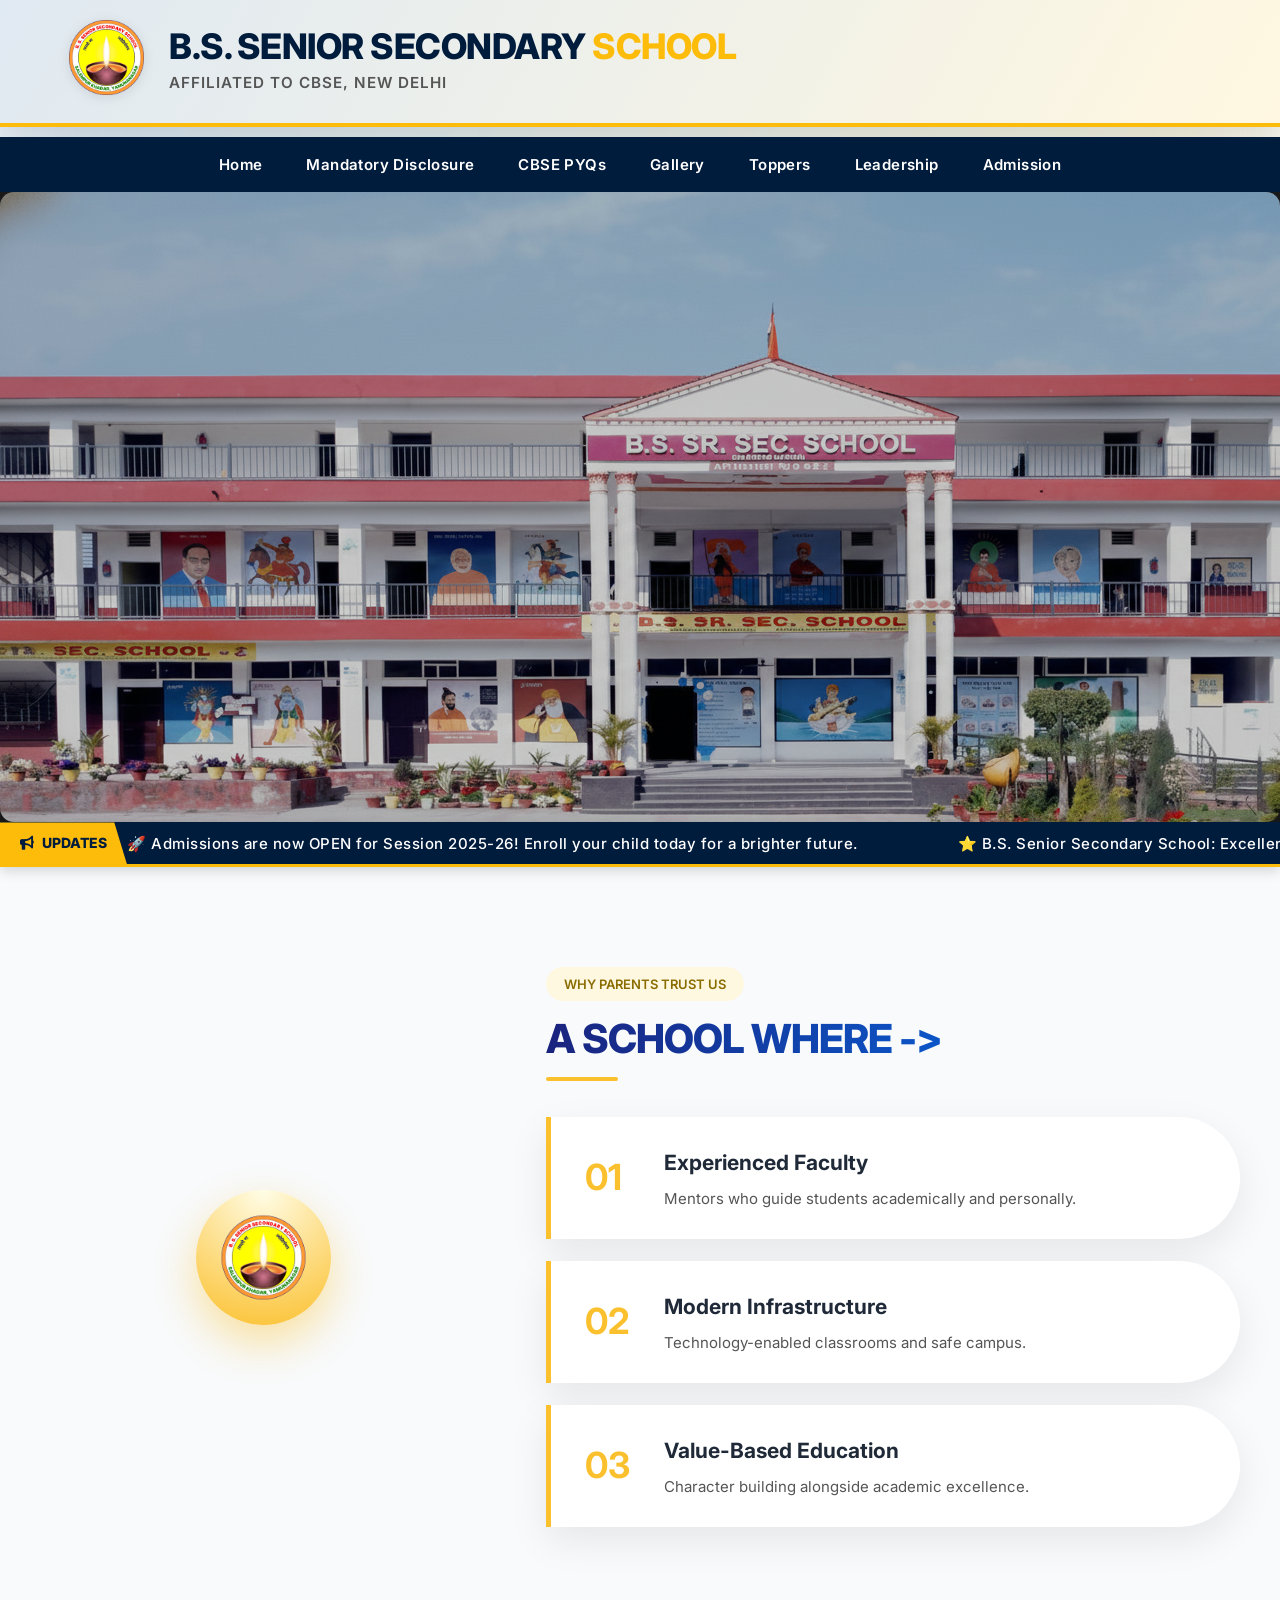
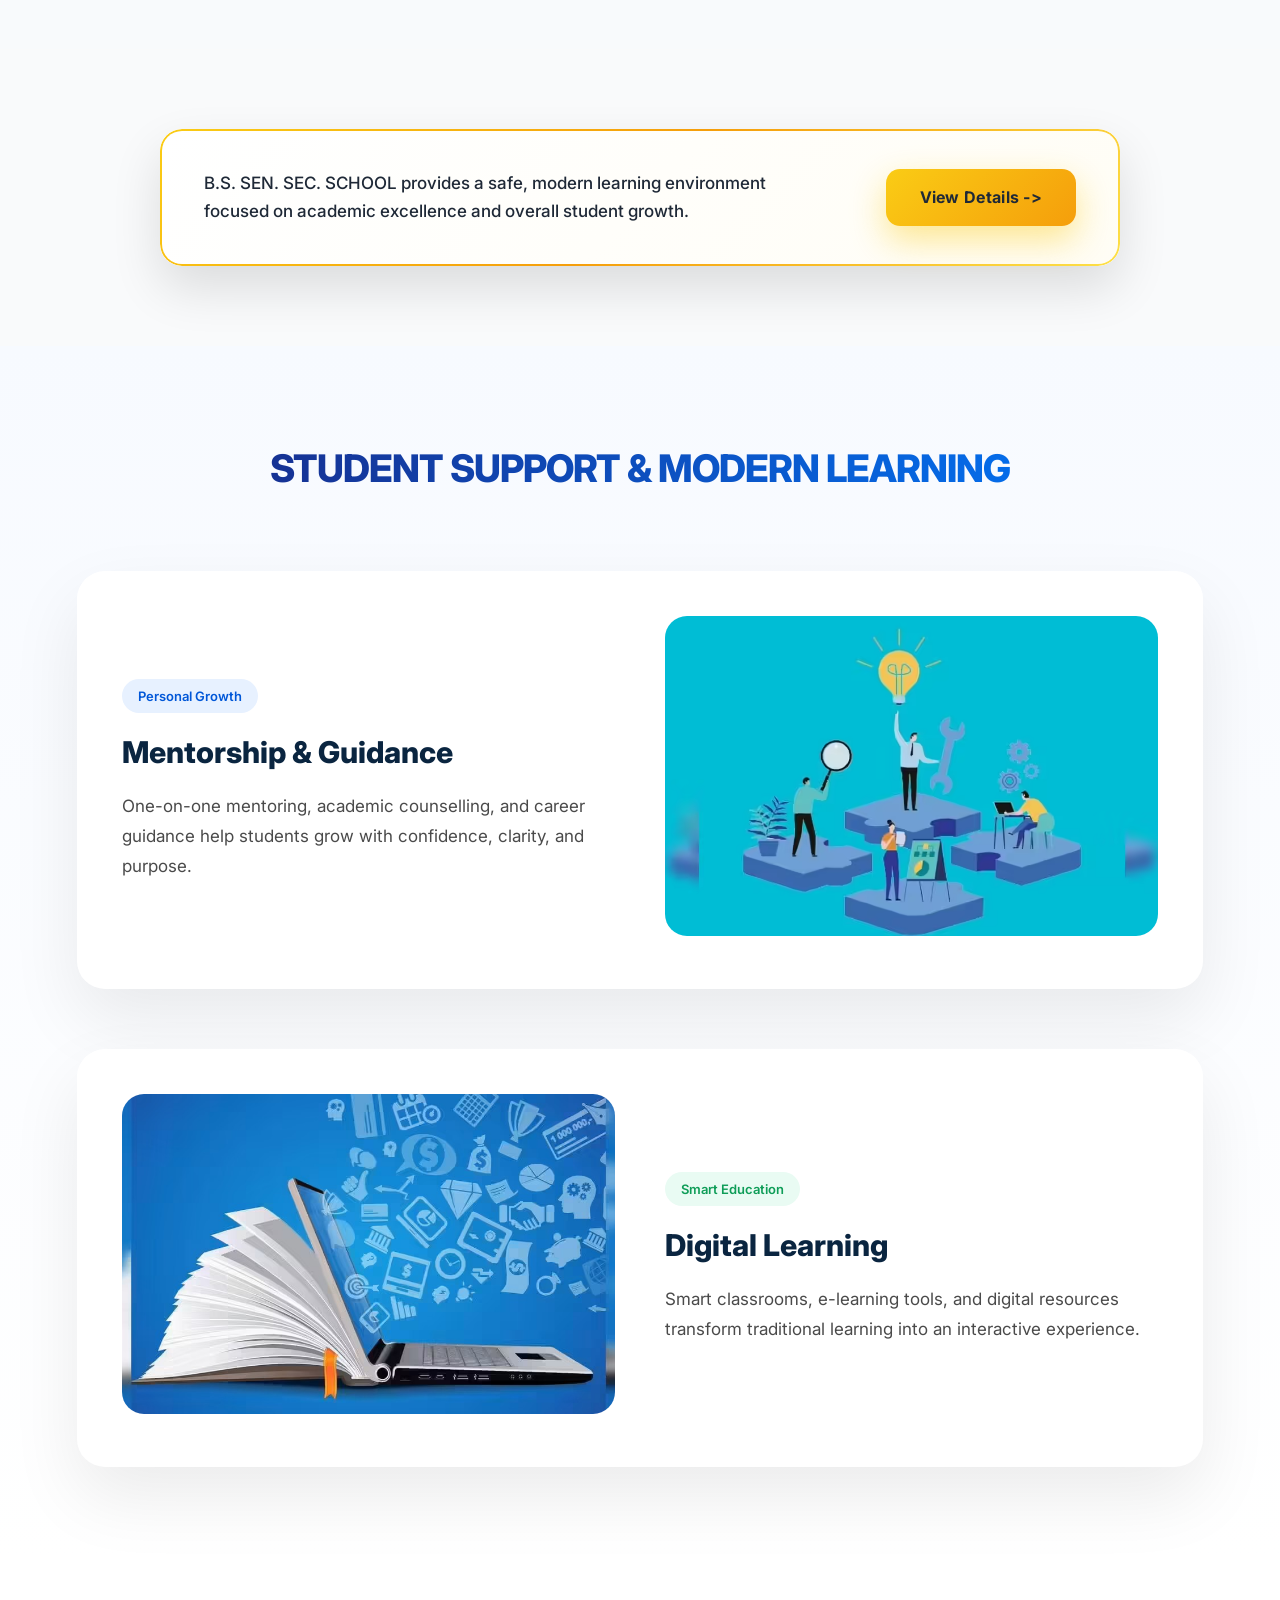
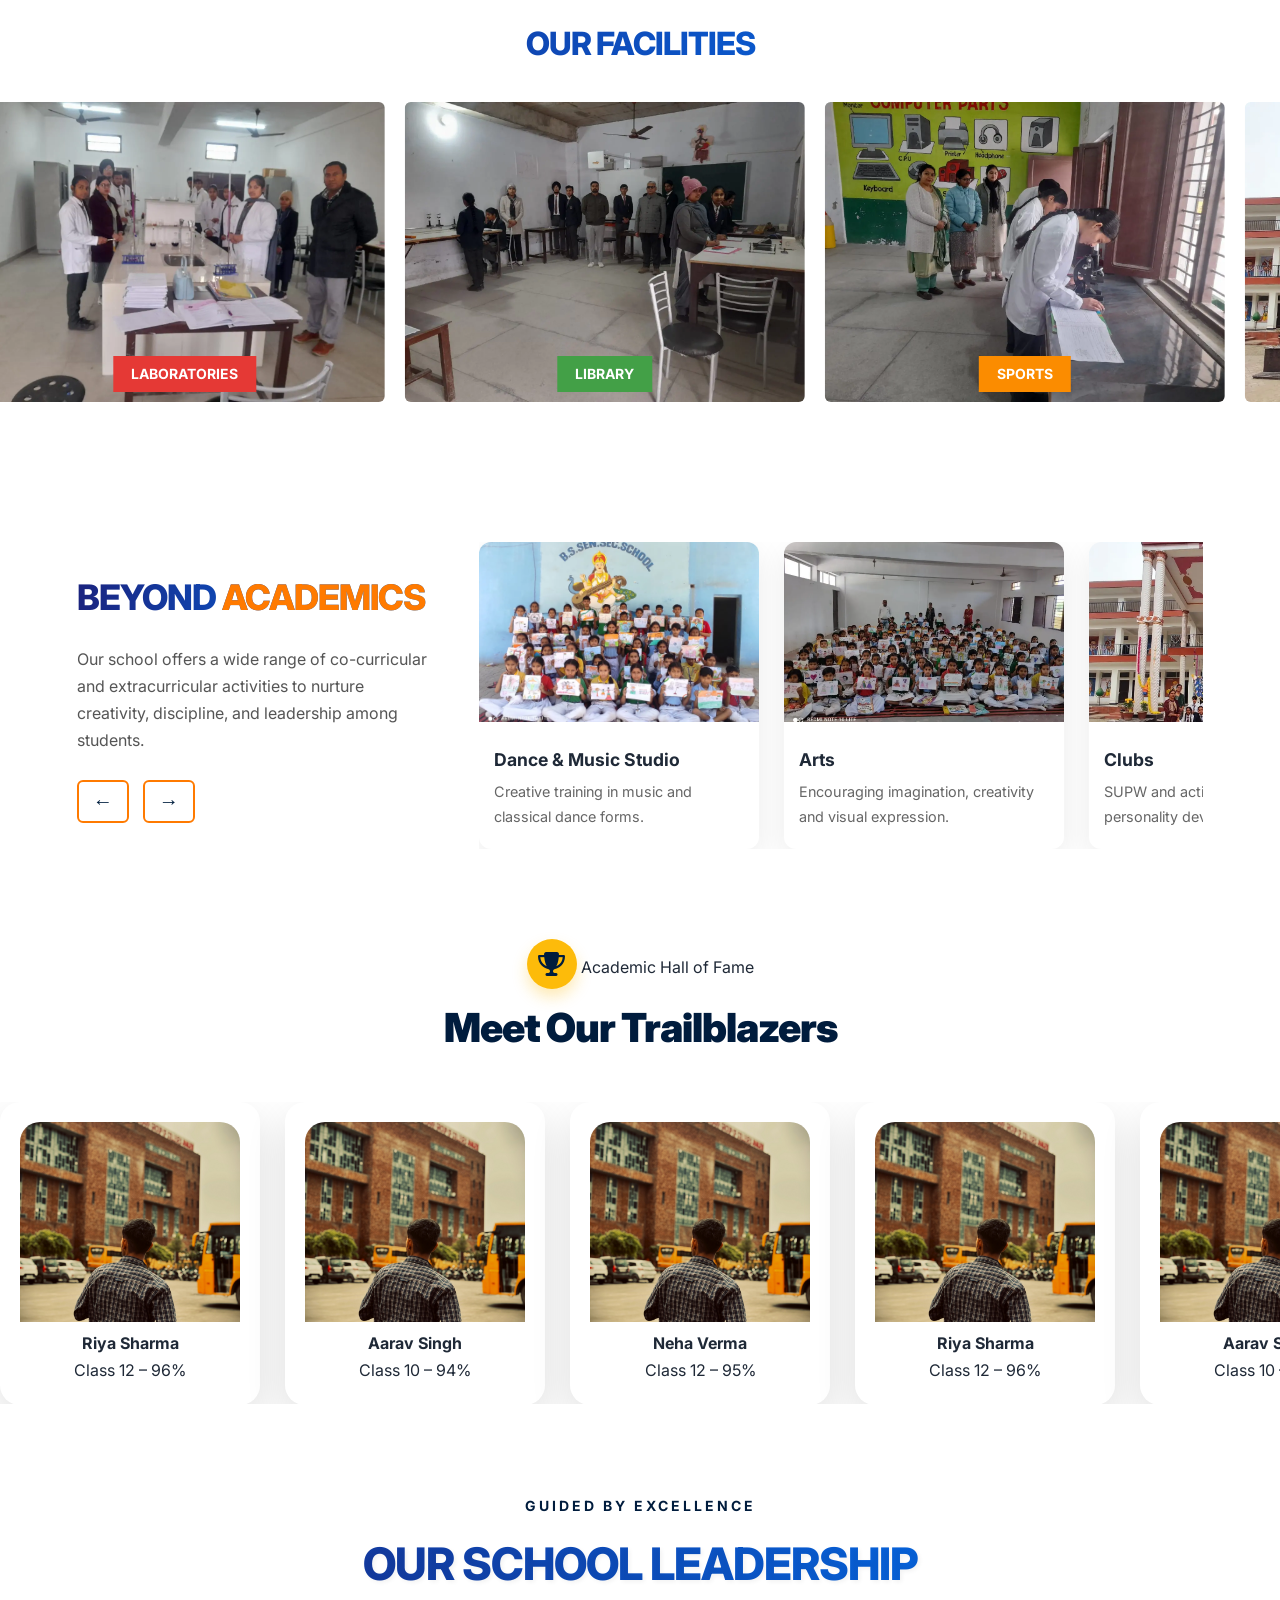
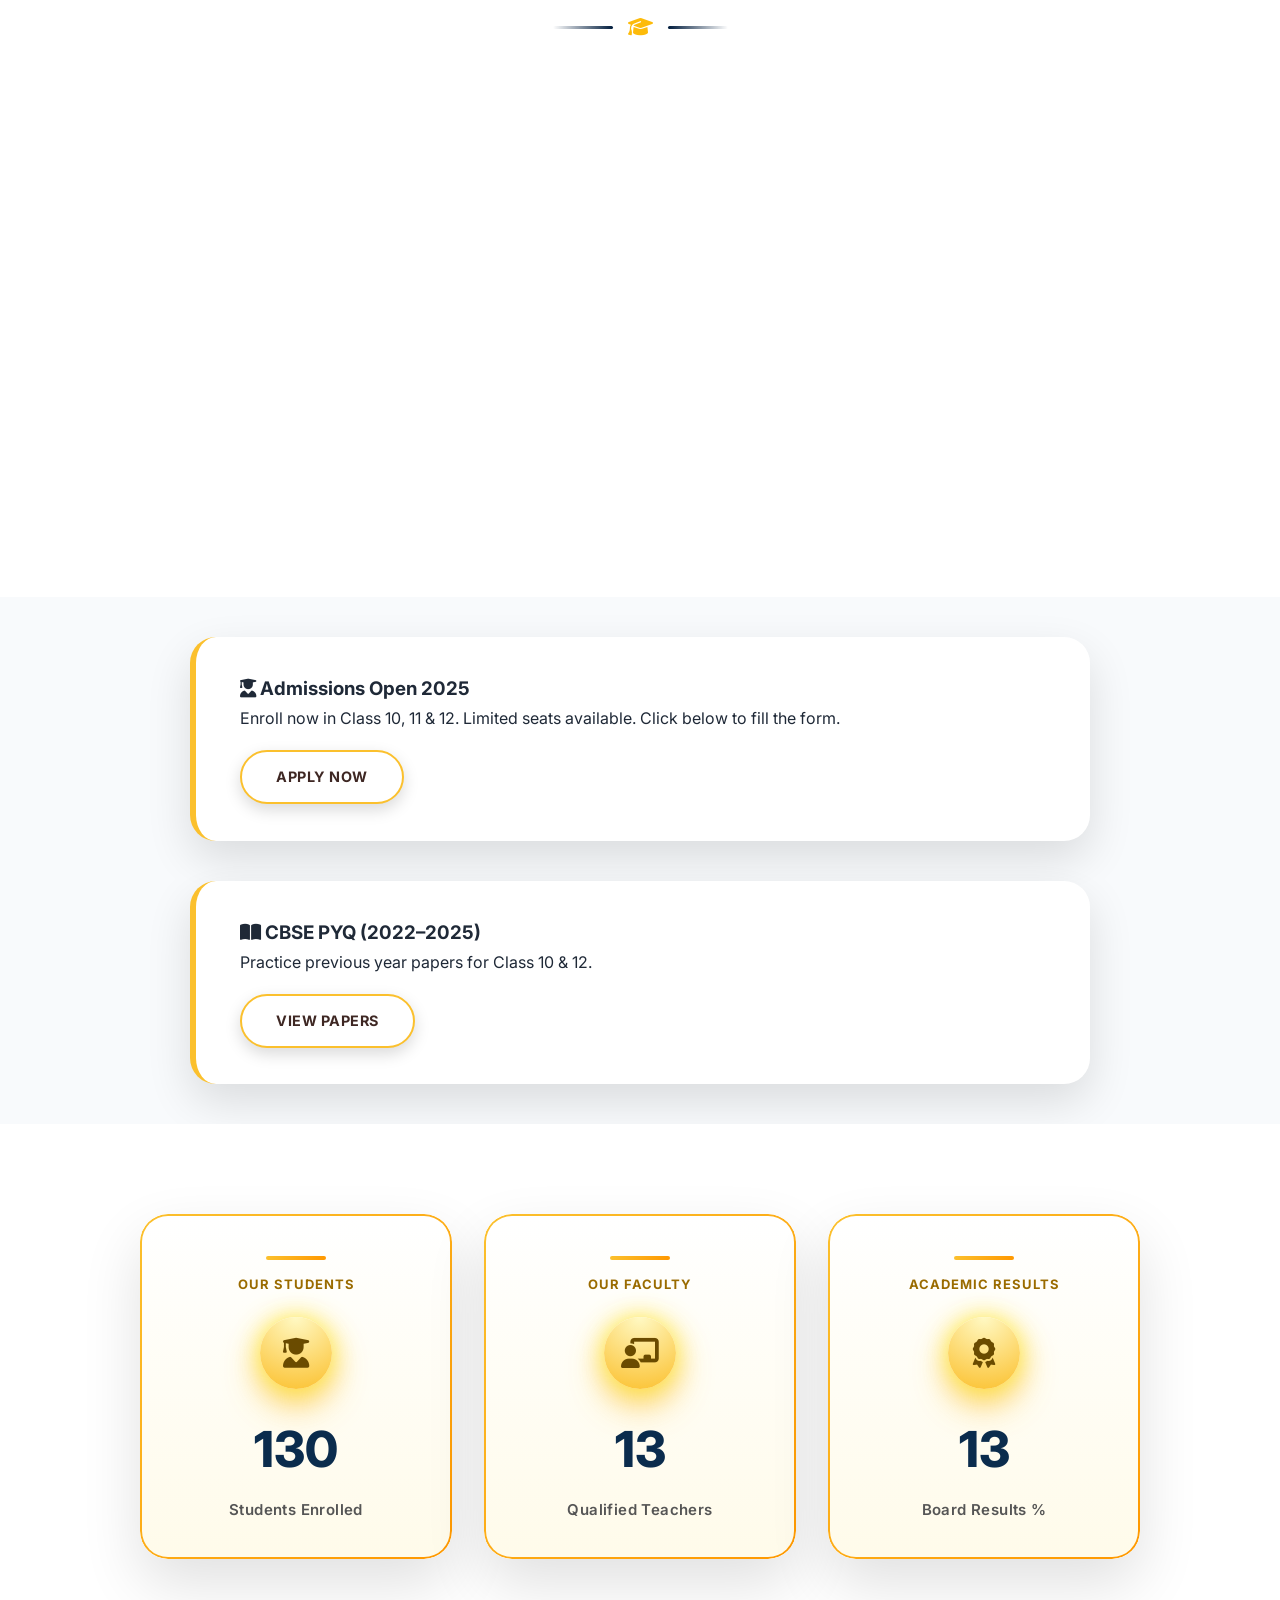
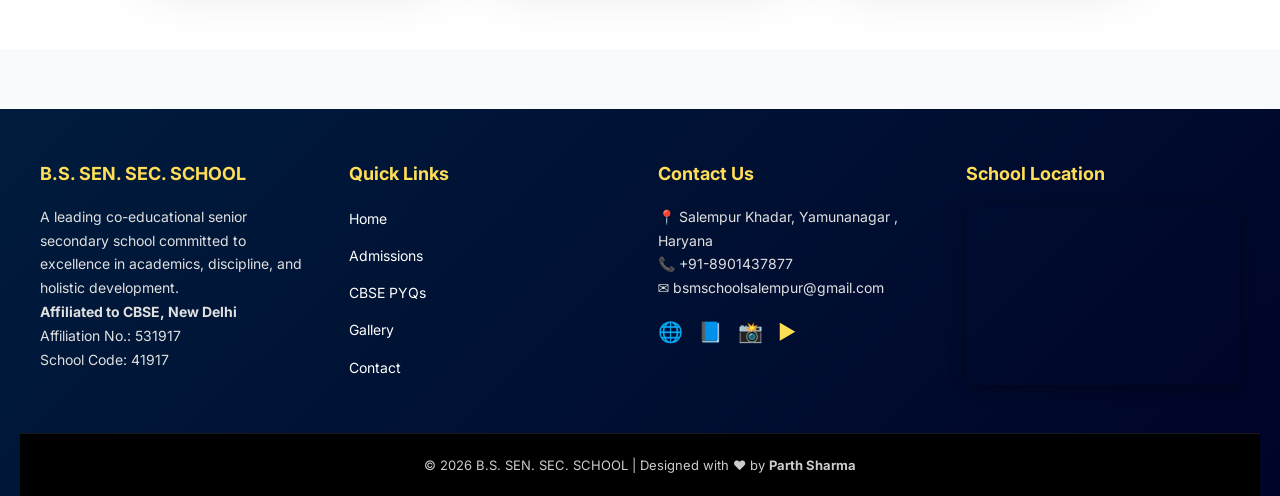
<file: index.html>
<!DOCTYPE html>
<html lang="en">
<head>
  <meta charset="UTF-8" />
  <meta name="viewport" content="width=device-width, initial-scale=1.0" />
  <title>B.S. SEN. SEC. SCHOOL</title>
  <link rel="stylesheet" href="css/styles.css" />
  <link rel="stylesheet" href="https://cdnjs.cloudflare.com/ajax/libs/font-awesome/6.5.1/css/all.min.css">

  <meta name="description" content="B.S. Senior Secondary School - CBSE affiliated school providing quality education, discipline and holistic development.">
<meta name="keywords" content="B.S. Senior Secondary School, CBSE School, Salempur Khadar School, Best School">
<meta name="author" content="B.S. SEN. SEC. SCHOOL">
<link rel="icon" href="images/school_logo.webp">

</head>
<body>
<!-- Gallery Lightbox -->
<div id="lightbox" aria-hidden="true">
  <span id="closeLightbox" role="button" tabindex="0" aria-label="Close">&times;</span>
  <img id="lightboxImg" alt="Gallery image">
</div>
 <!-- ✅ Welcome Overlay -->
<div id="welcome-overlay">
  <div class="welcome-box">
    <img src="images/school_logo.webp" alt="School Logo" class="school-logo">
    <h1>Welcome to</h1>
    <h2>B.S. SEN. SEC. SCHOOL</h2>
    <p>"Empowering the Future Through Education"</p>
  </div>
</div>
<!-- top-->
 <div class="top-info">
  <div class="header-content">
    <div class="logo-left">
      <img src="images/school_logo.webp" alt="B.S. School Logo">
    </div>

    <div class="school-title">
      <h1>B.S. SENIOR SECONDARY <span>SCHOOL</span></h1>
      <p>Affiliated to CBSE, New Delhi</p>
    </div>
  </div>
</div>
  <!--navbar -->
 <header>
  <div class="nav-container">
    <div class="menu-toggle" id="menuToggle">
      ☰
    </div>

    <nav class="navbar" id="navbar">
      <ul class="nav-links">
        <li><a href="#">Home</a></li>
        <li><a href="mandatory.html">Mandatory Disclosure</a></li>
        <li><a href="pyq.html">CBSE PYQs</a></li>
        <li><a href="gallery.html">Gallery</a></li>
        <li><a href="#toppers">Toppers</a></li>
        <li><a href="#leadership">Leadership</a></li>
        <li><a href="admission.html">Admission</a></li>
      </ul>
    </nav>
  </div>
</header>
    <section class="hero-slider">
  <div class="slide active" 
       style="background-image: linear-gradient(rgba(0,0,0,0.2), rgba(0,0,0,0.2)), url('images/img1.jpg');">
  </div>

  <div class="slide" 
       style="background-image: linear-gradient(rgba(0,0,0,0.5), rgba(0,0,0,0.5)), url('images/img1.jpg');">
    <div class="hero-content">
            <span class="hero-tag">Step Inside</span>
            <h1>Explore Our Modern <br>Academic Campus</h1>
            <p>High-tech labs and creative spaces for every student.</p>
            <a href="#explore" class="hero-btn">Explore Now</a>
        </div>
    </div>

    <div class="slide" style="background-image: linear-gradient(rgba(0,0,0,0.5), rgba(0,0,0,0.5)), url\('images/img1.jpg'\);">
        <div class="hero-content">
            <span class="hero-tag">Enroll Today</span>
            <h1>Admission Open <br>Session 2025-26</h1>
            <p>Secure your child's seat in the most trusted school.</p>
            <a href="#apply" class="hero-btn btn-gold">Apply For Admission</a>
        </div>
    </div>
</section>
 <div class="admission-ticker">
    <div class="ticker-label">
        <i class="fas fa-bullhorn"></i> <span>Updates</span>
    </div>
    <div class="ticker-content">
        <div class="ticker-text">
            <span>🚀 Admissions are now OPEN for Session 2025-26! Enroll your child today for a brighter future.</span>
            <span>⭐ B.S. Senior Secondary School: Excellence in Education & Discipline.</span>
            <span>📍 Visit our campus for a school tour or call us at +91-8901437877.</span>
            <span>🚀 Admissions are now OPEN for Session 2025-26! Enroll your child today for a brighter future.</span>
        </div>
    </div>
</div>
<section class="why-clean">
  <div class="why-wrap">

    <!-- LEFT : GLOWING LOGO -->
    <div class="why-left">
      <img src="images/school_logo.webp" alt="School Logo">
    </div>

    <!-- RIGHT : NEW TEXT STYLE -->
    <div class="why-right">

      <span class="why-badge">WHY PARENTS TRUST US</span>

      <h2 class="why-heading">
        A School Where ->
      </h2>

      <div class="why-line"></div>

      <div class="why-card">
        <span>01</span>
        <div>
          <h3>Experienced Faculty</h3>
          <p>Mentors who guide students academically and personally.</p>
        </div>
      </div>

      <div class="why-card">
        <span>02</span>
        <div>
          <h3>Modern Infrastructure</h3>
          <p>Technology-enabled classrooms and safe campus.</p>
        </div>
      </div>

      <div class="why-card">
        <span>03</span>
        <div>
          <h3>Value-Based Education</h3>
          <p>Character building alongside academic excellence.</p>
        </div>
      </div>

    </div>
  </div>
</section>
 <section id="school-simple">
<div class="ss-wrap">
<p class="ss-text">
B.S. SEN. SEC. SCHOOL provides a safe, modern learning environment
focused on academic excellence and overall student growth.
</p>


<a href="mandatory.html" class="ss-btn">View Details -></a>
</div>
</section>

<section class="feature-section" id="explore">
  <h2 class="feature-title">Student Support & Modern Learning</h2>
  <div class="feature-wrapper">
    <!-- Mentorship -->
    <div class="feature-card mentorship reveal">
      <div class="feature-content">
        <span class="feature-tag">Personal Growth</span>
        <h3>Mentorship & Guidance</h3>
        <p>
          One-on-one mentoring, academic counselling, and career guidance help
          students grow with confidence, clarity, and purpose.
        </p>
      </div>
      <div class="feature-image">
        <img src="images/mentor.avif" alt="Mentorship">
      </div>
    </div>

    <!-- Digital Learning -->
    <div class="feature-card digital reveal">
      <div class="feature-content">
        <span class="feature-tag">Smart Education</span>
        <h3>Digital Learning</h3>
        <p>
          Smart classrooms, e-learning tools, and digital resources transform
          traditional learning into an interactive experience.
        </p>
      </div>
      <div class="feature-image">
        <img src="images/digital learning.jpg" alt="Digital Learning">
      </div>
    </div>
  </div>
</section>


  <section class="auto-gallery">
  <h2>Our Facilities</h2>

  <div class="gallery-wrapper">
    <div class="gallery-track" id="galleryTrack">

      <div class="gallery-card lab">
        <img src="images/lab 1.webp" alt="School science laboratory">
        <span>LABORATORIES</span>
      </div>

      <div class="gallery-card library">
        <img src="images/lab 2.webp" alt="School library">
        <span>LIBRARY</span>
      </div>

      <div class="gallery-card sports">
        <img src="images/lab 3.webp" alt="School sports activities">
        <span>SPORTS</span>
      </div>

      <div class="gallery-card park">
        <img src="images/activity 3.webp" alt="School park activity area">
        <span>JIMMY JOLLY PARK</span>
      </div>

      <!-- 🔁 Duplicate cards for smooth loop -->
      <div class="gallery-card lab">
        <img src="images/activity 3.webp" alt="School science laboratory">
        <span>LABORATORIES</span>
      </div>

      <div class="gallery-card library">
        <img src="images/lab 3.webp" alt="School library">
        <span>LIBRARY</span>
      </div>
      <div class="gallery-card sports">
        <img src="images/lab 3.webp" alt="School sports activities">
        <span>SPORTS</span>
      </div>

      <div class="gallery-card park">
        <img src="images/activity 1.webp" alt="School park activity area">
        <span>JIMMY JOLLY PARK</span>
      </div>

    </div>
  </div>
</section>
<!-- Beyond Academics Section -->
<section class="beyond-section">
  <div class="beyond-container">

    <!-- Left Content -->
    <div class="beyond-text">
      <h2>BEYOND <span>ACADEMICS</span></h2>
      <p>
        Our school offers a wide range of co-curricular and extracurricular
        activities to nurture creativity, discipline, and leadership among students.
      </p>

      <div class="beyond-arrows">
        <button id="prevBtn">&#8592;</button>
        <button id="nextBtn">&#8594;</button>
      </div>
    </div>

    <!-- Cards Slider -->
    <div class="beyond-slider" id="beyondSlider">

      <div class="beyond-card">
        <img src="images/activity 2.webp" alt="Dance and music studio activity">
        <h4>Dance & Music Studio</h4>
        <p>Creative training in music and classical dance forms.</p>
      </div>

      <div class="beyond-card">
        <img src="images/activity 4.webp" alt="Arts and craft activity">
        <h4>Arts</h4>
        <p>Encouraging imagination, creativity and visual expression.</p>
      </div>

      <div class="beyond-card">
        <img src="images/activity 3.webp" alt="Student clubs and group activities">
        <h4>Clubs</h4>
        <p>SUPW and activity clubs for overall personality development.</p>
      </div>
      <div class="beyond-card">
        <img src="images/lab 2.webp" alt="Dance and music studio activity">
        <h4>Dance & Music Studio</h4>
        <p>Creative training in music and classical dance forms.</p>
      </div>

      <div class="beyond-card">
        <img src="images/lab 1.webp" alt="Arts and craft activity">
        <h4>Arts</h4>
        <p>Encouraging imagination, creativity and visual expression.</p>
      </div>

      <div class="beyond-card">
        <img src="images/activity 1.webp" alt="Student clubs and group activities">
        <h4>Clubs</h4>
        <p>SUPW and activity clubs for overall personality development.</p>
      </div>


    </div>

  </div>
</section>

<!-- topper -->
  <section id="toppers" class="toppers-section">
    <div class="toppers-header">
        <div class="award-icon">
            <i class="fas fa-trophy"></i>
        </div>
        <span class="hall-of-fame">Academic Hall of Fame</span>
        <h2 class="toppers-title">Meet Our Trailblazers</h2>
        <div class="title-underline">
            <span class="dot"></span>
            <span class="thick-line"></span>
            <span class="dot"></span>
        </div>
    </div>
    
    </section>

  <div class="toppers-wrapper">
    <div class="toppers-track">

      <!-- ORIGINAL SET -->
      <div class="topper-card">
        <img src="images/IMG_1747[1].JPG"alt="Topper">
        <h4>Riya Sharma</h4>
        <p>Class 12 – 96%</p>
      </div>

      <div class="topper-card">
        <img src="images/IMG_1747[1].JPG"alt="Topper">
        <h4>Aarav Singh</h4>
        <p>Class 10 – 94%</p>
      </div>

      <div class="topper-card">
        <img src="images/IMG_1747[1].JPG" alt="Topper">
        <h4>Neha Verma</h4>
        <p>Class 12 – 95%</p>
      </div>

      <!-- DUPLICATE SET (MUST BE EXACT SAME ORDER) -->
      <div class="topper-card">
        <img src="images/IMG_1747[1].JPG"alt="Topper">
        <h4>Riya Sharma</h4>
        <p>Class 12 – 96%</p>
      </div>

      <div class="topper-card">
        <img src="images/IMG_1747[1].JPG"alt="Topper">
        <h4>Aarav Singh</h4>
        <p>Class 10 – 94%</p>
      </div>

      <div class="topper-card">
        <img src="images/IMG_1747[1].JPG"alt="Topper">
        <h4>Neha Verma</h4>
        <p>Class 12 – 95%</p>
      </div>

    </div>
  </div>
</section>


 <section id="leadership" class="flip-section">
 <div class="leadership-header">
    <span class="sub-heading">Guided by Excellence</span>
    <h2 class="main-heading">Our School Leadership</h2>
    <div class="heading-separator">
        <span class="line"></span>
        <i class="fas fa-graduation-cap"></i>
        <span class="line"></span>
    </div>
</div>

  <div class="card-list">
    <div class="flip-card">
      <div class="card-inner">

        <div class="card-front">
          <div class="photo-frame">
            <img src="images/principal.webp" alt="Principal">
          </div>
          <div class="name-tag">Mrs. Shashi Bala
          </div>
           <div class="name-tag">M.A, B.Ed
          </div>
        </div>

        <div class="card-back">
          <p><strong>An experienced educationist dedicated to academic excellence, student discipline, and holistic development.</strong><br>Principal</p>
        </div>

      </div>
    </div>

    <div class="flip-card">
      <div class="card-inner">

        <div class="card-front">
          <div class="photo-frame">
            <img src="images/principal.webp" alt="Manager">
          </div>
          <div class="name-tag">Mrs. Pooja Verma</div>
        </div>

        <div class="card-back">
          <p><strong>A visionary leader guiding the institution with integrity, innovation, and a commitment to quality education</strong><br>Manager</p>
        </div>

      </div>
    </div>
  </div>
</section>
 <!-- 🔹 Admission Highlight -->
<div class="highlight-card">
  <h3 class="highlight-title">
    <i class="fas fa-user-graduate"></i>
    Admissions Open 2025
  </h3>
  <p>Enroll now in Class 10, 11 & 12. Limited seats available. Click below to fill the form.</p>
  <a href="admission.html" class="highlight-button">Apply Now</a>
</div>

<!-- 🔹 PYQ Highlight -->
<div class="highlight-card">
  <h3 class="highlight-title">
    <i class="fas fa-book-open"></i>
    CBSE PYQ (2022–2025)
  </h3>
  <p>Practice previous year papers for Class 10 & 12.</p>
  <a href="pyq.html" class="highlight-button">View Papers</a>
</div>


 <section class="counter-section yellow-counter">
  <div class="counter-grid">
    <div class="counter-box premium-counter">
      <div class="top-line"></div>
      <span class="counter-label">Our Students</span>

      <div class="icon-wrap">
        <i class="fas fa-user-graduate"></i>
      </div>

      <h3 class="counter" data-target="1500">0</h3>
      <p>Students Enrolled</p>
    </div>

    <div class="counter-box premium-counter">
      <div class="top-line"></div>
      <span class="counter-label">Our Faculty</span>

      <div class="icon-wrap">
        <i class="fas fa-chalkboard-teacher"></i>
      </div>

      <h3 class="counter" data-target="75">0</h3>
      <p>Qualified Teachers</p>
    </div>

    <div class="counter-box premium-counter">
      <div class="top-line"></div>
      <span class="counter-label">Academic Results</span>

      <div class="icon-wrap">
        <i class="fas fa-award"></i>
      </div>

      <h3 class="counter" data-target="100">0</h3>
      <p>Board Results %</p>
    </div>

  </div>
</section>

 <footer class="footer-main">

  <div class="footer-container">

    <!-- School Info -->
    <div class="footer-box">
      <h3>B.S. SEN. SEC. SCHOOL</h3>
      <p>
        A leading co-educational senior secondary school committed to
        excellence in academics, discipline, and holistic development.
      </p>

      <p><strong>Affiliated to CBSE, New Delhi</strong></p>
      <p>Affiliation No.: 531917</p>
      <p>School Code: 41917</p>
    </div>

    <!-- Quick Links -->
    <div class="footer-box">
      <h3>Quick Links</h3>
      <ul>
        <li><a href="#">Home</a></li>
        <li><a href="admission.html">Admissions</a></li>
        <li><a href="pyq.html">CBSE PYQs</a></li>
        <li><a href="gallery.html">Gallery</a></li>
        <li><a href="contact.html">Contact</a></li>
      </ul>
    </div>

    <!-- Contact -->
    <div class="footer-box">
      <h3>Contact Us</h3>
      <p>📍 Salempur Khadar, Yamunanagar , Haryana</p>
      <p>📞 +91-8901437877</p>
      <p>✉️ bsmschoolsalempur@gmail.com</p>

      <div class="footer-social">
        <a href="#">🌐</a>
        <a href="#">📘</a>
        <a href="#">📸</a>
        <a href="#">▶️</a>
      </div>
    </div>

    <!-- Google Map -->
    <div class="footer-box footer-map">
      <h3>School Location</h3>
      <iframe
        src="https://www.google.com/maps/embed?pb=!1m18!1m12!1m3!1d3480.401098868968!2d76.02384977556602!3d29.270550275322297!2m3!1f0!2f0!3f0!3m2!1i1024!2i768!4f13.1!3m3!1m2!1s0x391223edfe719d75%3A0x41a05249a5a283d5!2sB%20S%20Sen.%20Sec.%20School%2C%20Salempur%20Khadar!5e0!3m2!1sen!2sin!4v1751783164267!5m2!1sen!2sin"
        loading="lazy"
        referrerpolicy="no-referrer-when-downgrade">
      </iframe>
    </div>

  </div>

  <!-- Bottom Bar -->
  <div class="footer-bottom">
    <p>
      © <span id="year"></span> B.S. SEN. SEC. SCHOOL |
      Designed with ❤️ by <strong>Parth Sharma</strong>
    </p>
  </div>

</footer>


<script src="js/scripts.js"></script>
</body>
</html>
</file>
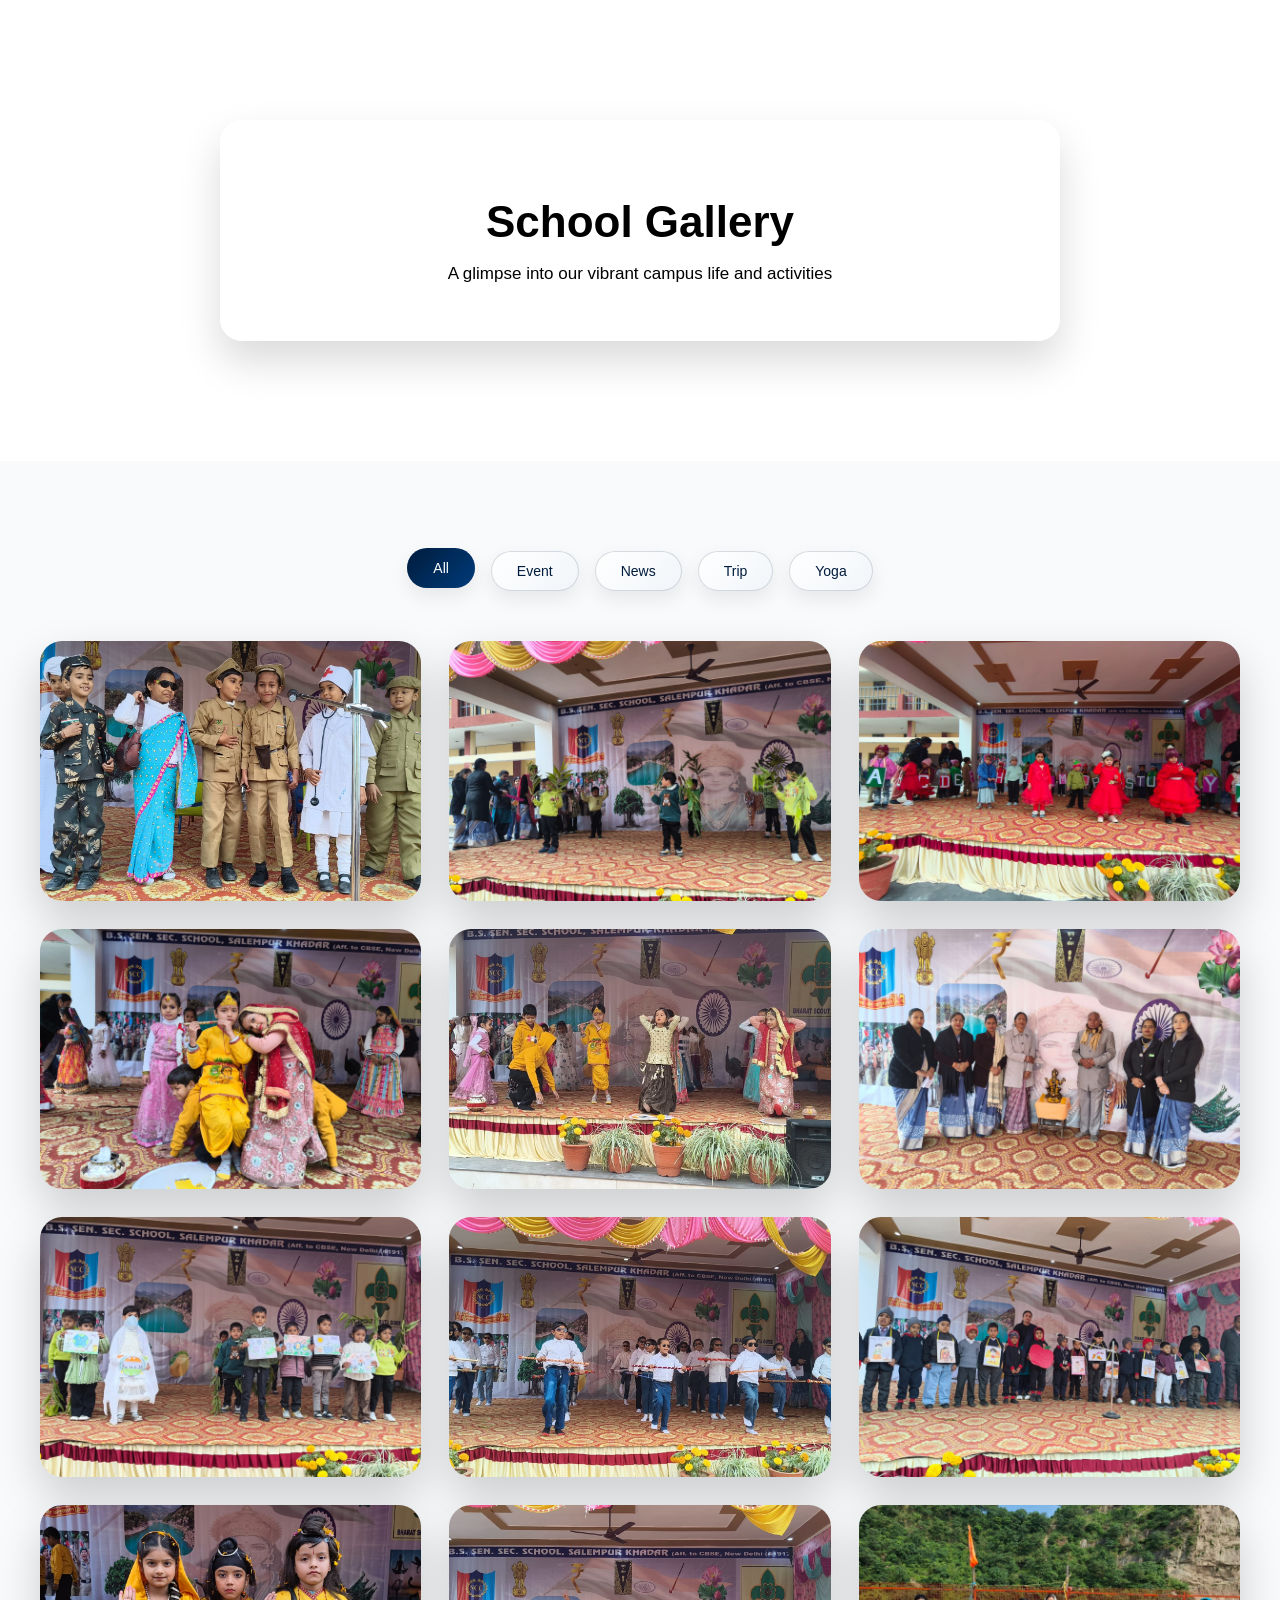
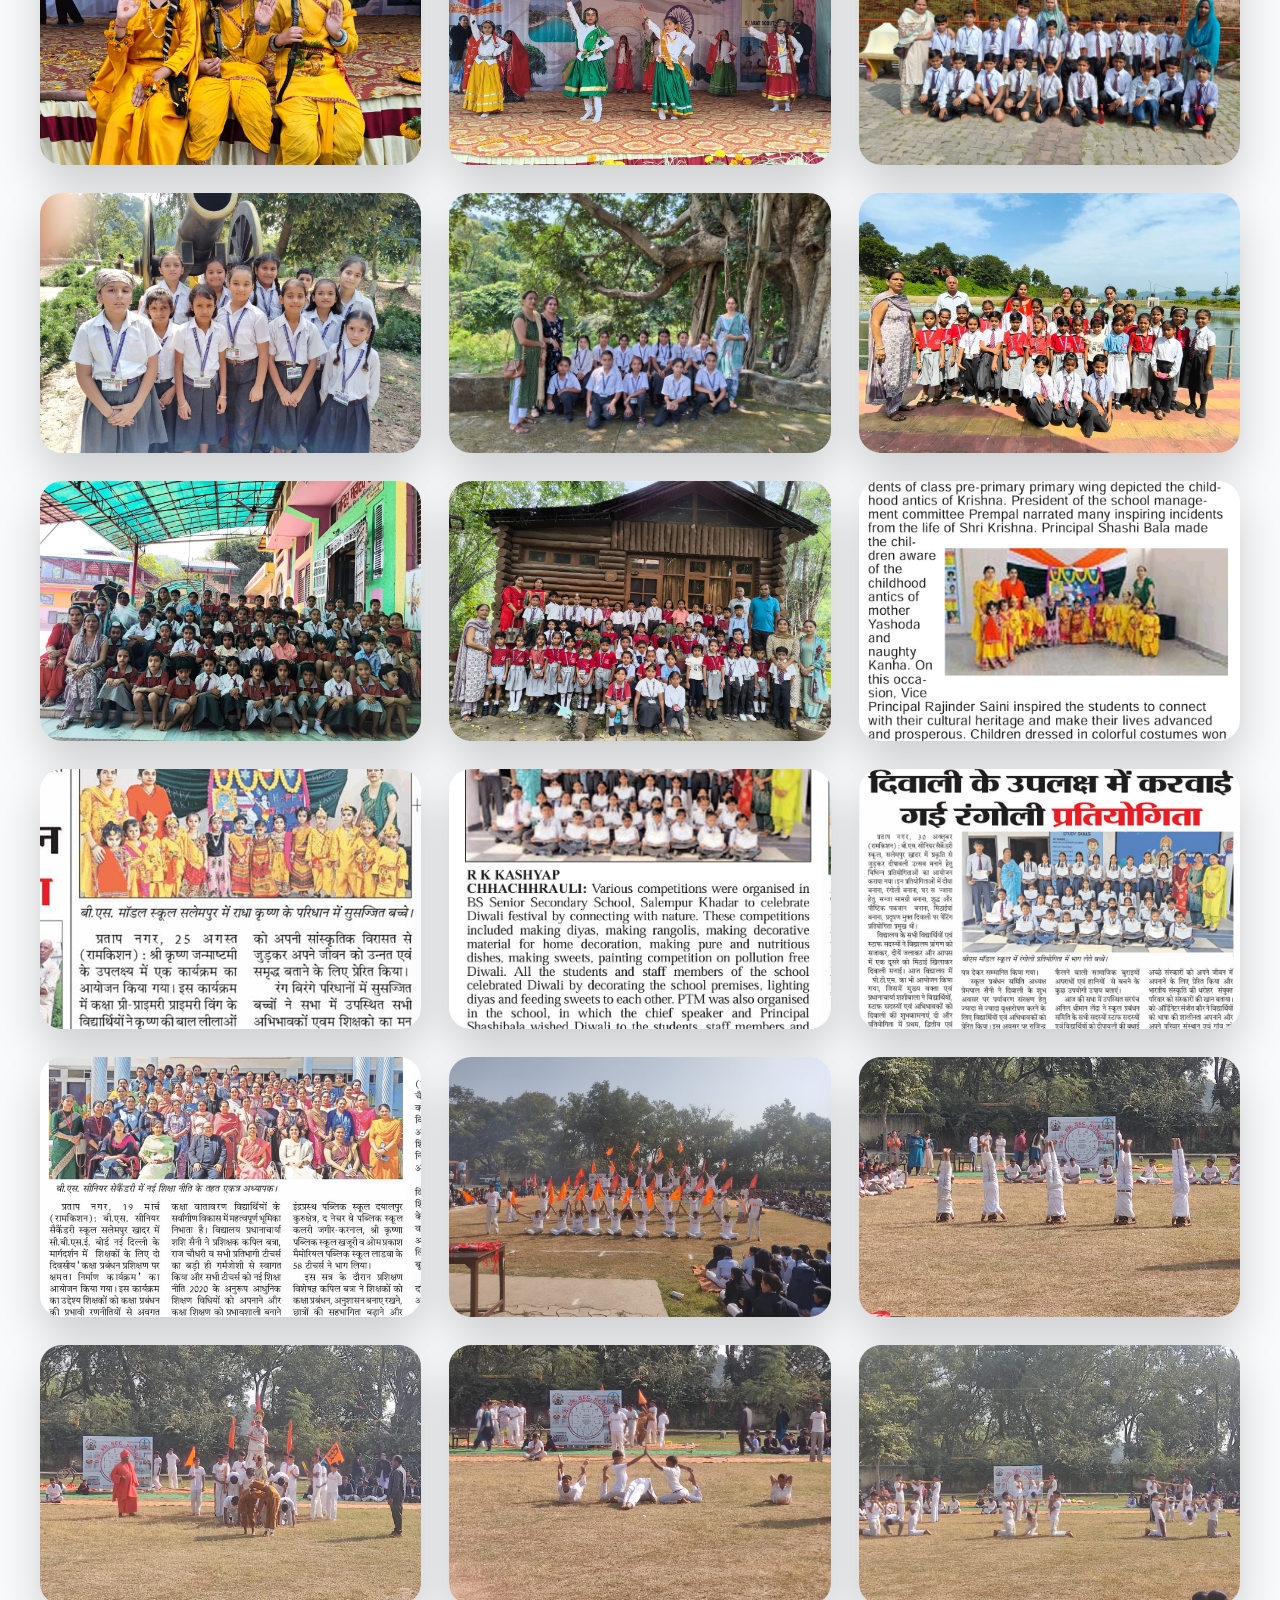
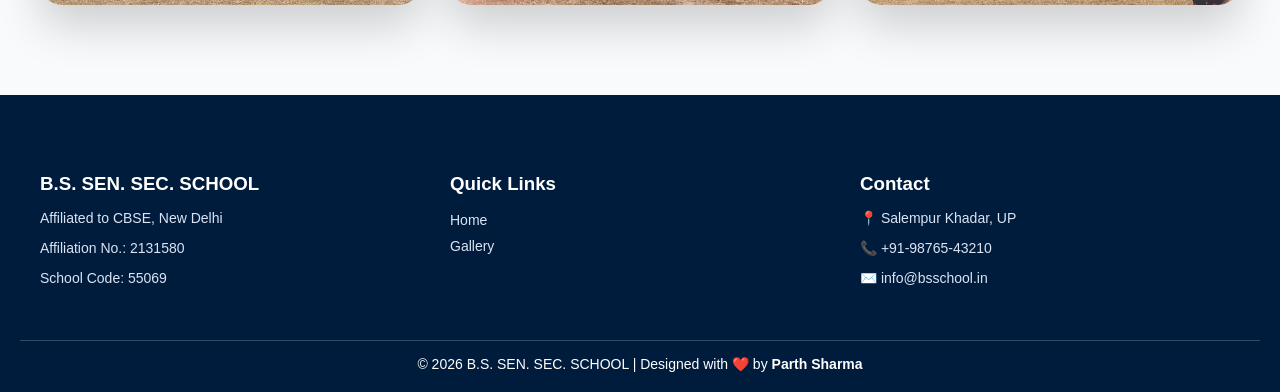
<file: gallery.html>
<!DOCTYPE html>
<html lang="en">
<head>
<meta charset="UTF-8">
<meta name="viewport" content="width=device-width, initial-scale=1.0">
<title>Gallery | B.S. SEN. SEC. SCHOOL</title>
<meta name="description" content="Explore photos from B.S. Senior Secondary School events, trips, news, and yoga activities.">
<meta name="keywords" content="B.S. Senior Secondary School gallery, school events, educational trips, school activities, yoga day, Yamunanagar school">
<meta name="author" content="B.S. SEN. SEC. SCHOOL">

<link rel="stylesheet" href="https://cdnjs.cloudflare.com/ajax/libs/font-awesome/6.5.1/css/all.min.css">
<link rel="icon" href="images/school_logo.webp">

<style>
/* ================= PAGE REVEAL ================= */
body {
  margin: 0;
  font-family: "Segoe UI", sans-serif;
}

.page-reveal {
  opacity: 0;
  filter: blur(10px);
  transform: scale(1.02);
  transition: 1s ease;
}
.page-reveal.active {
  opacity: 1;
  filter: blur(0);
  transform: scale(1);
}

/* ================= HERO ================= */
.gallery-hero {
  padding: 120px 20px;
  text-align: center;
  background: url\('images/img1.jpg'\) center/cover no-repeat;
}

 .gallery-title-box {
  position: relative;
  max-width: 760px;
  margin: auto;
  padding: 40px;
  border-radius: 22px;
  z-index: 1;
  color: #000;
}

/* background filter layer */
.gallery-title-box::before {
  content: "";
  position: absolute;
  inset: 0;
  border-radius: inherit;

  background: rgba(255, 255, 255, 0.35); /* light glass */
  backdrop-filter: blur(2px) saturate(120%);
  -webkit-backdrop-filter: blur(10px) saturate(120%);

  box-shadow: 0 20px 40px rgba(0,0,0,0.15);
  border: 1px solid rgba(255,255,255,0.4);

  z-index: -1;
}


.gallery-title-box h1 {
  font-size: 44px;
  margin-bottom: 10px;
}
.gallery-title-box p {
  font-size: 17px;
}

/* ================= GALLERY ================= */
.gallery-section {
  padding: 90px 20px;
  background: #f8fafc;
}

.gallery-wrap {
  max-width: 1200px;
  margin: auto;
}

/* ================= FILTER BUTTONS ================= */
.gallery-filters {
  display: flex;
  justify-content: center;
  gap: 16px;
  margin-bottom: 50px;
  flex-wrap: wrap;
}

.filter-btn {
  position: relative;
  padding: 12px 26px;
  border-radius: 999px;
  border: none;
  font-size: 14px;
  font-weight: 500;
  cursor: pointer;
  background: linear-gradient(135deg, #ffffff, #f1f5f9);
  color: #001c3d;
  box-shadow:
    0 8px 20px rgba(0,0,0,0.08),
    inset 0 0 0 1px rgba(0,28,61,0.15);
  transition: all 0.35s ease;
}

.filter-btn::before {
  content: "";
  position: absolute;
  inset: 0;
  border-radius: inherit;
  background: linear-gradient(135deg, #001c3d, #003b7a);
  opacity: 0;
  z-index: -1;
  transition: opacity 0.35s ease;
}

.filter-btn:hover,
.filter-btn.active {
  color: #fff;
  transform: translateY(-3px);
}

.filter-btn:hover::before,
.filter-btn.active::before {
  opacity: 1;
}

/* ================= GRID ================= */
.gallery-grid {
  display: grid;
  grid-template-columns: repeat(3, 1fr);
  gap: 28px;
}

 /* SAME SIZE FOR ALL GALLERY IMAGES */
.gallery-card {
  position: relative;
  width: 100%;
  height: 260px;          /* 🔥 SAME HEIGHT */
  border-radius: 22px;
  overflow: hidden;
  box-shadow: 0 20px 45px rgba(0,0,0,0.18);
}

/* FORCE IMAGE TO FIT NICELY */
.gallery-card img {
  width: 100%;
  height: 100%;
  object-fit: cover;     /* 🔥 IMPORTANT */
  display: block;
}

.gallery-card.hide {
  display: none;
}

.gallery-card img {
  width: 100%;
  height: 100%;
  object-fit: cover;
}

/* ================= LIGHTBOX ================= */
#lightbox {
  position: fixed;
  inset: 0;
  background: rgba(0,0,0,0.85);
  display: none;
  align-items: center;
  justify-content: center;
  z-index: 9999;
}

#lightbox img {
  max-width: 90%;
  max-height: 85%;
  border-radius: 14px;
}

#closeLightbox {
  position: absolute;
  top: 20px;
  right: 30px;
  font-size: 36px;
  color: #fff;
  cursor: pointer;
}

/* ================= FOOTER ================= */
.footer-main {
  background: #001c3d;
  color: #fff;
  padding: 60px 20px 20px;
}

.footer-container {
  max-width: 1200px;
  margin: auto;
  display: grid;
  grid-template-columns: repeat(3, 1fr);
  gap: 30px;
}

.footer-box h3 {
  margin-bottom: 15px;
}

.footer-box p,
.footer-box a {
  font-size: 14px;
  color: #dbe4f3;
  text-decoration: none;
}

.footer-box ul {
  list-style: none;
  padding: 0;
}

.footer-box ul li {
  margin-bottom: 8px;
}

.footer-bottom {
  text-align: center;
  margin-top: 40px;
  border-top: 1px solid rgba(255,255,255,0.2);
  padding-top: 15px;
  font-size: 14px;
}

/* ================= RESPONSIVE ================= */
@media(max-width:900px){
  .gallery-grid { grid-template-columns: repeat(2,1fr); }
  .footer-container { grid-template-columns: 1fr; text-align: center; }
}
@media(max-width:520px){
  .gallery-grid { grid-template-columns: 1fr; }
}
</style>
</head>

<body class="page-reveal">

<!-- ================= HERO ================= -->
<section class="gallery-hero">
  <div class="gallery-title-box">
    <h1>School Gallery</h1>
    <p>A glimpse into our vibrant campus life and activities</p>
  </div>
</section>

<!-- ================= GALLERY ================= -->
<section class="gallery-section">
  <div class="gallery-wrap">

    <!-- FILTER -->
    <div class="gallery-filters">
      <button class="filter-btn active" data-filter="all">All</button>
      <button class="filter-btn" data-filter="event">Event</button>
      <button class="filter-btn" data-filter="news">News</button>
      <button class="filter-btn" data-filter="trip">Trip</button>
      <button class="filter-btn" data-filter="yoga">Yoga</button>
    </div>

   <div class="gallery-grid">

  <!-- EVENT PHOTOS -->
  <div class="gallery-card" data-category="event">
    <img src="images/event.jpeg" alt="School Event">
  </div>
  <div class="gallery-card" data-category="event">
    <img src="images/event1.jpeg" alt="School Event">
  </div>
  <div class="gallery-card" data-category="event">
    <img src="images/event2.jpeg" alt="School Event">
  </div>
  <div class="gallery-card" data-category="event">
    <img src="images/event3.jpeg" alt="School Event">
  </div>
  <div class="gallery-card" data-category="event">
    <img src="images/event4.jpeg" alt="School Event">
  </div>
  <div class="gallery-card" data-category="event">
    <img src="images/event5.jpeg" alt="School Event">
  </div>
  <div class="gallery-card" data-category="event">
    <img src="images/event6.jpeg" alt="School Event">
  </div>
  <div class="gallery-card" data-category="event">
    <img src="images/event7.jpeg" alt="School Event">
  </div>
  <div class="gallery-card" data-category="event">
    <img src="images/event8.jpeg" alt="School Event">
  </div>
  <div class="gallery-card" data-category="event">
    <img src="images/event9.jpeg" alt="School Event">
  </div>
  <div class="gallery-card" data-category="event">
    <img src="images/event10.jpeg" alt="School Event">
  </div>

  <!-- TRIP PHOTOS (FIXED: NOW INSIDE GRID) -->
  <div class="gallery-card" data-category="trip">
    <img src="images/trip.jpeg" alt="School Trip">
  </div>
  <div class="gallery-card" data-category="trip">
    <img src="images/trip1.jpeg" alt="Educational Trip">
  </div>
  <div class="gallery-card" data-category="trip">
    <img src="images/trip2.jpeg" alt="Students Trip">
  </div>
  <div class="gallery-card" data-category="trip">
    <img src="images/trip3.jpeg" alt="School Picnic Trip">
  </div>
  <div class="gallery-card" data-category="trip">
    <img src="images/trip4.jpeg" alt="Learning Trip">
  </div>
   
  <div class="gallery-card" data-category="trip">
    <img src="images/trip6.jpeg" alt="Students Educational Tour">
</div>

  <!-- NEWS PHOTOS -->
  <div class="gallery-card" data-category="news">
    <img src="images/news.jpeg" alt="School News">
  </div>
  <div class="gallery-card" data-category="news">
    <img src="images/news1.jpeg" alt="School News">
  </div>
  <div class="gallery-card" data-category="news">
    <img src="images/news2.jpeg" alt="School News">
  </div>
  <div class="gallery-card" data-category="news">
    <img src="images/news3.jpeg" alt="School News">
  </div>
  <div class="gallery-card" data-category="news">
    <img src="images/news5.jpeg" alt="School News">
  </div>
  <!-- YOGA PHOTOS -->
  <div class="gallery-card" data-category="yoga">
    <img src="images/yoga.jpeg" alt="Yoga Session">
  </div>
  <div class="gallery-card" data-category="yoga">
    <img src="images/yoga1.jpeg" alt="Morning Yoga">
  </div>
  <div class="gallery-card" data-category="yoga">
    <img src="images/yoga2.jpeg" alt="Students Practicing Yoga">
  </div>
  <div class="gallery-card" data-category="yoga">
    <img src="images/yoga3.jpeg" alt="Yoga Day Celebration">
  </div>
  <div class="gallery-card" data-category="yoga">
    <img src="images/yoga4.jpeg" alt="Yoga Activity at School">
  </div>

  </div>
</section>

<!-- ================= FOOTER ================= -->
<footer class="footer-main">
  <div class="footer-container">
    <div class="footer-box">
      <h3>B.S. SEN. SEC. SCHOOL</h3>
      <p>Affiliated to CBSE, New Delhi</p>
      <p>Affiliation No.: 2131580</p>
      <p>School Code: 55069</p>
    </div>

    <div class="footer-box">
      <h3>Quick Links</h3>
      <ul>
        <li><a href="index.html">Home</a></li>
        <li><a href="gallery.html">Gallery</a></li>
      </ul>
    </div>

    <div class="footer-box">
      <h3>Contact</h3>
      <p>📍 Salempur Khadar, UP</p>
      <p>📞 +91-98765-43210</p>
      <p>✉️ info@bsschool.in</p>
    </div>
  </div>

  <div class="footer-bottom">
    © <span id="year"></span> B.S. SEN. SEC. SCHOOL | Designed with ❤️ by <strong>Parth Sharma</strong>
  </div>
</footer>

<!-- ================= LIGHTBOX ================= -->
<div id="lightbox" aria-hidden="true">
  <span id="closeLightbox" role="button" tabindex="0" aria-label="Close">&times;</span>
  <img id="lightboxImg" alt="Gallery image">
</div>

<script>
window.onload = () => document.body.classList.add("active");

/* FILTER */
const buttons = document.querySelectorAll(".filter-btn");
const cards = document.querySelectorAll(".gallery-card");

buttons.forEach(btn=>{
  btn.onclick=()=>{
    buttons.forEach(b=>b.classList.remove("active"));
    btn.classList.add("active");
    const filter = btn.dataset.filter;
    cards.forEach(card=>{
      card.classList.toggle("hide", filter!=="all" && card.dataset.category!==filter);
    });
  }
});

/* LIGHTBOX */
const lightbox = document.getElementById("lightbox");
const lightboxImg = document.getElementById("lightboxImg");

cards.forEach(card=>{
  card.onclick=()=>{
    lightboxImg.src = card.querySelector("img").src;
    lightbox.style.display="flex";
  }
});

document.getElementById("closeLightbox").onclick=()=>lightbox.style.display="none";
lightbox.onclick=e=>{ if(e.target===lightbox) lightbox.style.display="none"; };

document.getElementById("year").textContent = new Date().getFullYear();
</script>

</body>
</html>
</file>
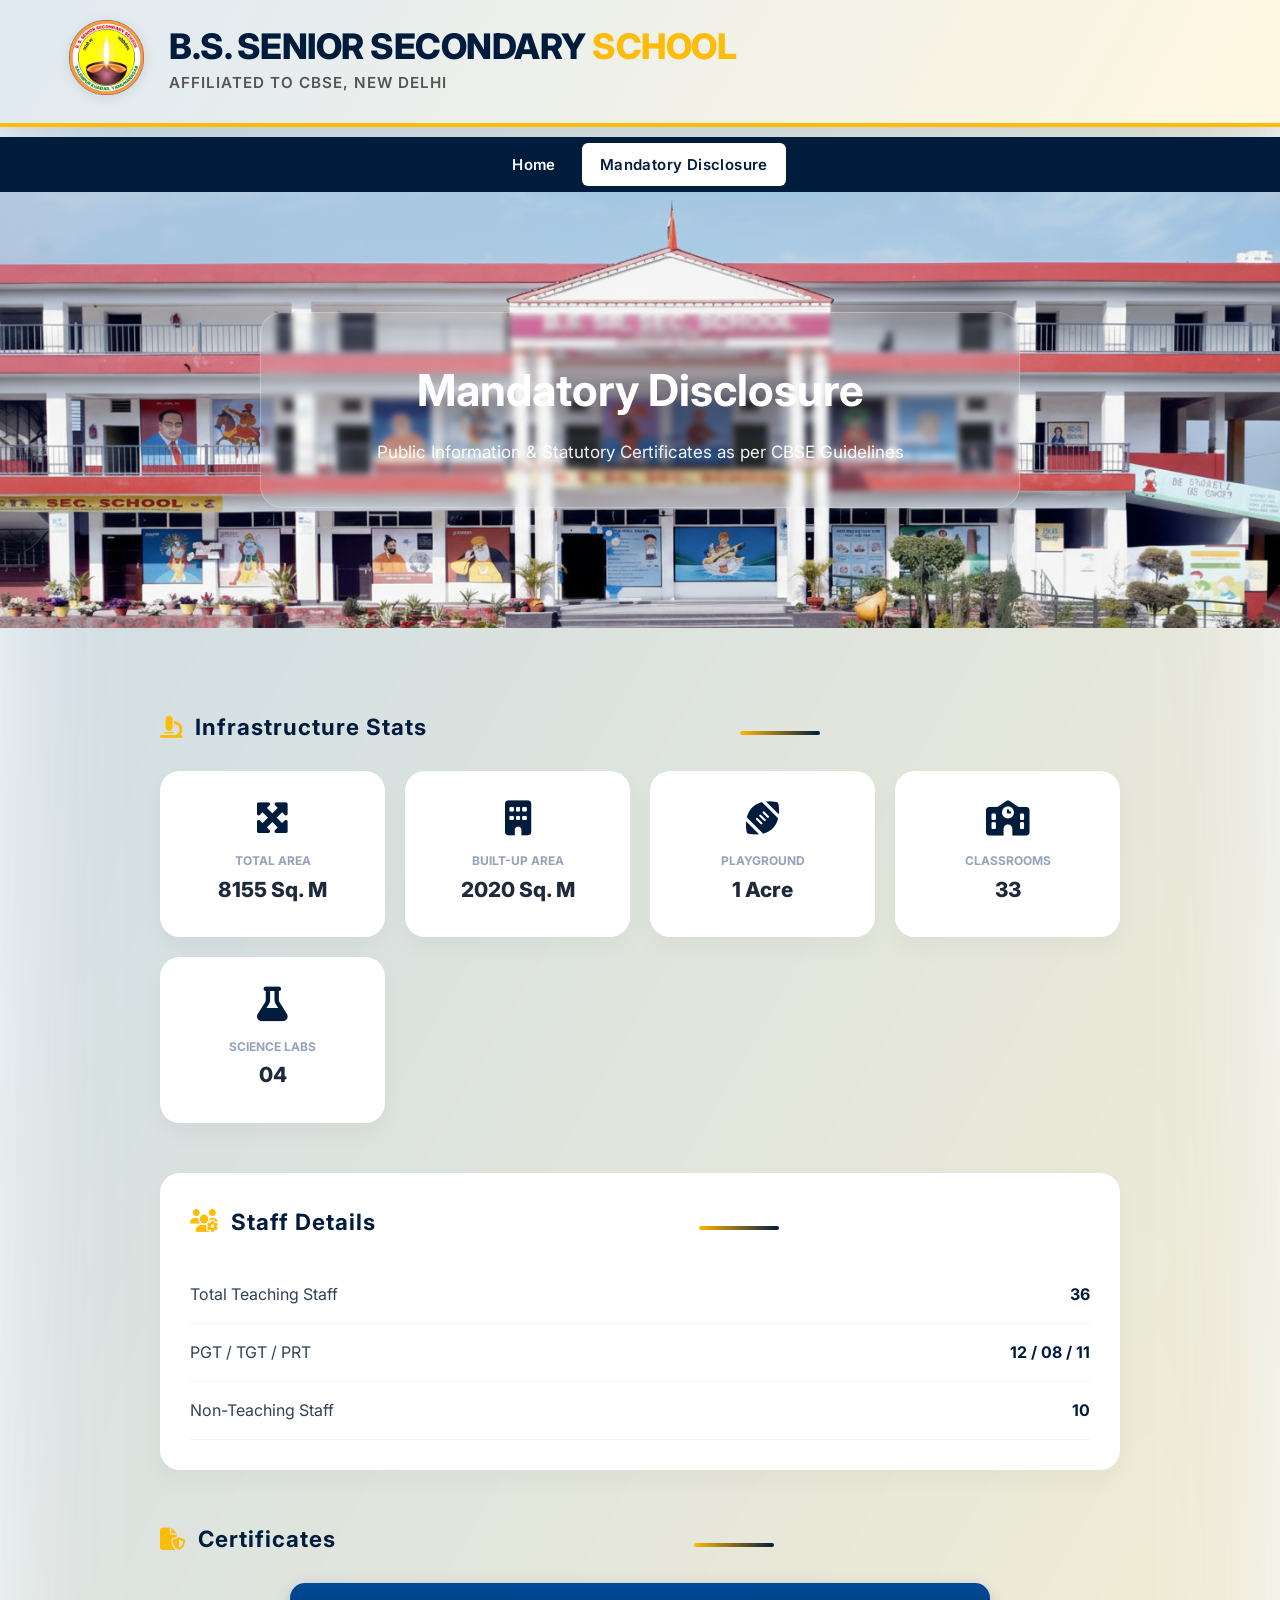
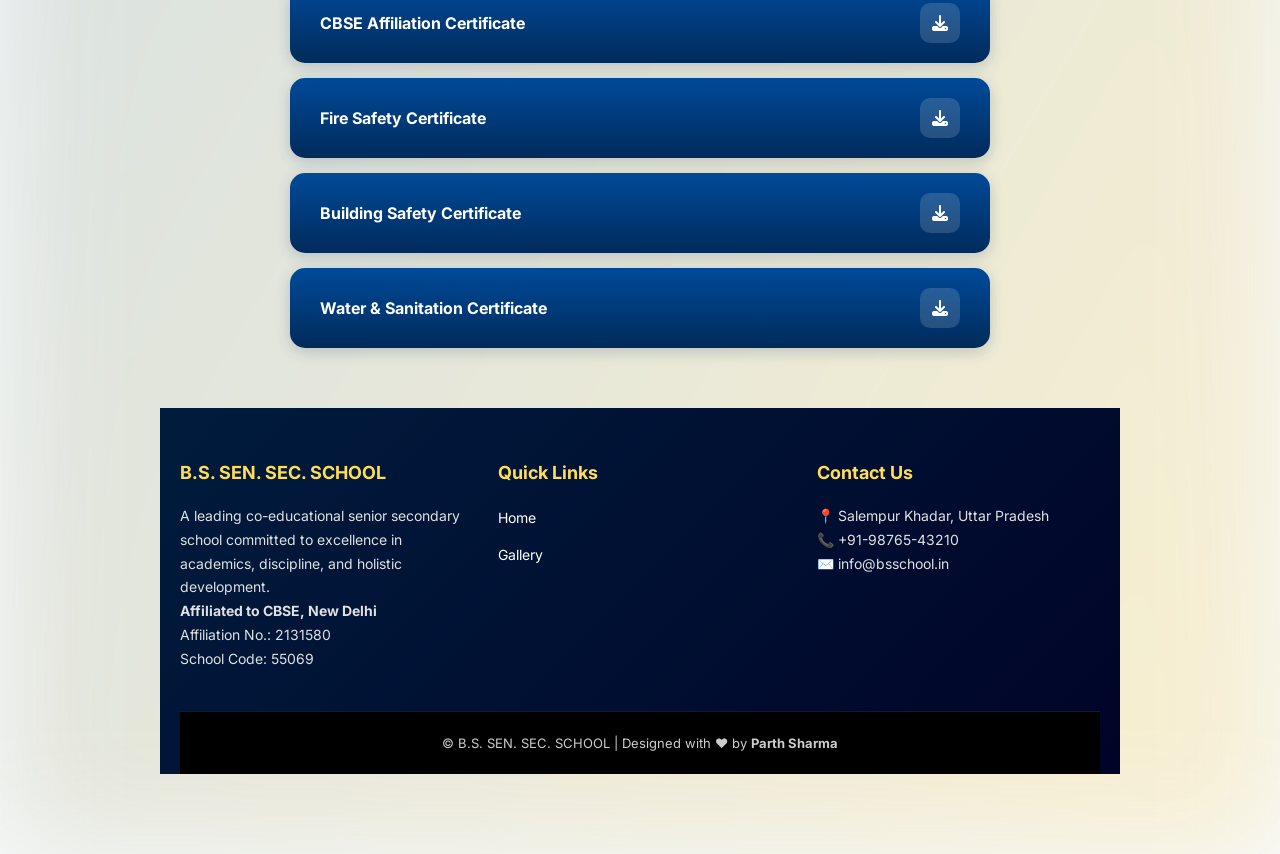
<file: mandatory.html>
<!DOCTYPE html>
<html lang="en">
<head>
  <meta charset="UTF-8">
  <meta name="viewport" content="width=device-width, initial-scale=1.0">
  <title>Mandatory Disclosure | B.S. Senior Secondary School</title>
  <meta name="description" content="Mandatory disclosure information for B.S. Senior Secondary School as per CBSE guidelines, including infrastructure and staff details.">
  <meta name="keywords" content="mandatory disclosure CBSE, school disclosure, B.S. Senior Secondary School, infrastructure details, staff details, certificates">
  <meta name="author" content="B.S. SEN. SEC. SCHOOL">

  <!-- Main Styles -->
  <link rel="stylesheet" href="css/styles.css">
  <link rel="stylesheet" href="https://cdnjs.cloudflare.com/ajax/libs/font-awesome/6.5.1/css/all.min.css">
  <link href="https://fonts.googleapis.com/css2?family=Inter:wght@400;600;700;800&display=swap" rel="stylesheet">
<link rel="icon" href="images/school_logo.webp">

  <style>
     .page-reveal {
  opacity: 0;
  filter: blur(12px);
  transform: scale(1.02);
  transition: 
    opacity 1s ease,
    filter 1s ease,
    transform 1s ease;
}

.page-reveal.active {
  opacity: 1;
  filter: blur(0);
  transform: scale(1);
}
    :root {
      --dps-navy: #001c3d;
      --dps-yellow: #fdbb0a;
      --navy-gradient: linear-gradient(to bottom, #004a99 0%, #002b5b 100%);
      --bg-light: #f8fafc;
      --card-white: #ffffff;
    }

    body {
      margin: 0;
      font-family: 'Inter', sans-serif;
      background: var(--bg-light);
      color: #334155;
    }

    /* ================= HERO ================= */
    .gallery-hero {
      position: relative;
      padding: 120px 20px;
      text-align: center;
      color: #ffffff;
      overflow: hidden;
      background: url('images/img1.jpg') center/cover no-repeat;
    }

    .gallery-hero::before {
      content: "";
      position: absolute;
      inset: 0;
      background: none;
      z-index: 1;
    }

    .gallery-title-box {
  position: relative;
  z-index: 2;
  max-width: 760px;
  margin: auto;

  background: rgba(255,255,255,0.12);

  /* blur support */
  -webkit-backdrop-filter: blur(3px); /* Safari / Chrome */
  backdrop-filter: blur(3px);

  padding: 40px;
  border-radius: 22px;
  border: 1px solid rgba(255,255,255,0.25);
}


    .gallery-title-box h1 {
      font-size: 44px;
      margin-bottom: 10px;
    }

    .gallery-title-box p {
      font-size: 17px;
      opacity: 0.95;
    }

    /* ================= CONTENT ================= */
    .container {
      max-width: 1000px;
      margin: 80px auto;
      padding: 0 20px;
    }

    .section-title {
      font-size: 1.4rem;
      color: var(--dps-navy);
      margin-bottom: 25px;
      display: flex;
      align-items: center;
      gap: 12px;
    }

    .section-title i { color: var(--dps-yellow); }

    .infra-grid {
      display: grid;
      grid-template-columns: repeat(auto-fit, minmax(180px, 1fr));
      gap: 20px;
      margin-bottom: 50px;
    }

    .stat-card {
      background: #fff;
      padding: 30px 20px;
      border-radius: 20px;
      text-align: center;
      box-shadow: 0 10px 25px rgba(0,0,0,0.04);
      transition: 0.3s;
      position: relative;
    }

    .stat-card:hover {
      transform: translateY(-8px);
      box-shadow: 0 20px 35px rgba(0,0,0,0.08);
    }

    .stat-card i {
      font-size: 35px;
      color: var(--dps-navy);
      margin-bottom: 15px;
    }

    .stat-card span {
      display: block;
      font-size: 0.75rem;
      color: #94a3b8;
      font-weight: 700;
      text-transform: uppercase;
    }

    .stat-card strong {
      font-size: 1.3rem;
      color: #1e293b;
      font-weight: 800;
    }

    .info-box {
      background: #fff;
      padding: 30px;
      border-radius: 20px;
      margin-bottom: 50px;
      box-shadow: 0 10px 25px rgba(0,0,0,0.04);
    }

    .staff-table {
      width: 100%;
      border-collapse: collapse;
    }

    .staff-table td {
      padding: 15px 0;
      border-bottom: 1px solid #f1f5f9;
    }

    .staff-table td:last-child {
      text-align: right;
      font-weight: 700;
      color: var(--dps-navy);
    }

    .doc-grid {
      display: flex;
      flex-direction: column;
      gap: 15px;
      max-width: 700px;
      margin: auto;
    }

    .doc-button {
      background: var(--navy-gradient);
      color: #fff;
      padding: 20px 30px;
      border-radius: 15px;
      text-decoration: none;
      display: flex;
      justify-content: space-between;
      align-items: center;
      font-weight: 700;
      box-shadow: 0 4px 15px rgba(0, 43, 91, 0.2);
      transition: 0.3s;
    }

    .doc-button:hover {
      transform: scale(1.02);
      filter: brightness(1.15);
    }

    .doc-button i {
      background: rgba(255,255,255,0.15);
      width: 40px;
      height: 40px;
      display: flex;
      align-items: center;
      justify-content: center;
      border-radius: 10px;
    }

    @media (max-width: 600px) {
      .gallery-title-box h1 { font-size: 32px; }
      .infra-grid { grid-template-columns: 1fr 1fr; }
    }
  </style>
</head>
<body class="page-reveal">
<!-- ================= TOP INFO + NAV ================= -->
<div class="top-info">
  <div class="header-content">
    <div class="logo-left">
      <img src="images/school_logo.webp" alt="School Logo">
    </div>
    <div class="school-title">
      <h1>B.S. SENIOR SECONDARY <span>SCHOOL</span></h1>
      <p>Affiliated to CBSE, New Delhi</p>
    </div>
  </div>
</div>

<header>
  <div class="nav-container">
    <div class="menu-toggle" id="menuToggle">☰</div>
    <nav class="navbar">
      <ul class="nav-links">
        <li><a href="index.html">Home</a></li>
        <li><a href="mandatory.html" class="active">Mandatory Disclosure</a></li>
      </ul>
    </nav>
  </div>
</header>

<!-- ================= HERO ================= -->
<section class="gallery-hero">
  <div class="gallery-title-box">
    <h1>Mandatory Disclosure</h1>
    <p>Public Information & Statutory Certificates as per CBSE Guidelines</p>
  </div>
</section>

<!-- ================= CONTENT ================= -->
<div class="container">

  <h2 class="section-title"><i class="fas fa-microscope"></i> Infrastructure Stats</h2>
  <div class="infra-grid">
    <div class="stat-card"><i class="fas fa-expand-arrows-alt"></i><span>Total Area</span><strong>8155 Sq. M</strong></div>
    <div class="stat-card"><i class="fas fa-building"></i><span>Built-up Area</span><strong>2020 Sq. M</strong></div>
    <div class="stat-card"><i class="fas fa-football-ball"></i><span>Playground</span><strong>1 Acre</strong></div>
    <div class="stat-card"><i class="fas fa-school"></i><span>Classrooms</span><strong>33</strong></div>
    <div class="stat-card"><i class="fas fa-flask"></i><span>Science Labs</span><strong>04</strong></div>
  </div>

  <div class="info-box">
    <h2 class="section-title"><i class="fas fa-users-gear"></i> Staff Details</h2>
    <table class="staff-table">
      <tr><td>Total Teaching Staff</td><td>36</td></tr>
      <tr><td>PGT / TGT / PRT</td><td>12 / 08 / 11</td></tr>
      <tr><td>Non-Teaching Staff</td><td>10</td></tr>
    </table>
  </div>

   <h2 class="section-title center">
  <i class="fas fa-file-shield"></i> Certificates
</h2>

   <div class="doc-grid">
  <a href="" class="doc-button" download>
    CBSE Affiliation Certificate <i class="fas fa-download"></i>
  </a>
  
  <a href="" class="doc-button" download>
    Fire Safety Certificate <i class="fas fa-download"></i>
  </a>
  
  <a href="" class="doc-button" download>
    Building Safety Certificate <i class="fas fa-download"></i>
  </a>
  
  <a href="" class="doc-button" download>
    Water & Sanitation Certificate <i class="fas fa-download"></i>
  </a>
</div>

<!-- ================= FOOTER ================= -->
<!-- ================= FOOTER ================= -->
<footer class="footer-main">
  <div class="footer-container">
    <div class="footer-box">
      <h3>B.S. SEN. SEC. SCHOOL</h3>
      <p>A leading co-educational senior secondary school committed to excellence in academics, discipline, and holistic development.</p>
      <p><strong>Affiliated to CBSE, New Delhi</strong></p>
      <p>Affiliation No.: 2131580</p>
      <p>School Code: 55069</p>
    </div>

    <div class="footer-box">
      <h3>Quick Links</h3>
      <ul>
        <li><a href="index.html">Home</a></li>
        <li><a href="gallery.html">Gallery</a></li>
      </ul>
    </div>

    <div class="footer-box">
      <h3>Contact Us</h3>
      <p>📍 Salempur Khadar, Uttar Pradesh</p>
      <p>📞 +91-98765-43210</p>
      <p>✉️ info@bsschool.in</p>
    </div>
  </div>

  <div class="footer-bottom">
    <p>© <span id="year"></span> B.S. SEN. SEC. SCHOOL | Designed with ❤️ by <strong>Parth Sharma</strong></p>
  </div>
</footer>
<script>
  document.querySelector('.menu-toggle').addEventListener('click', function() {
    document.querySelector('.navbar').classList.toggle('active');
    
    // Optional: Toggle icon change (fa-bars to fa-xmark)
    const icon = this.querySelector('i');
    if(icon.classList.contains('fa-bars')) {
        icon.classList.replace('fa-bars', 'fa-xmark');
    } else {
        icon.classList.replace('fa-xmark', 'fa-bars');
    }
});
window.addEventListener("load", () => {
  setTimeout(() => {
    document.body.classList.add("active");
  }, 100); // slight delay for smoothness
});
</script>

</body>
</html>
</file>
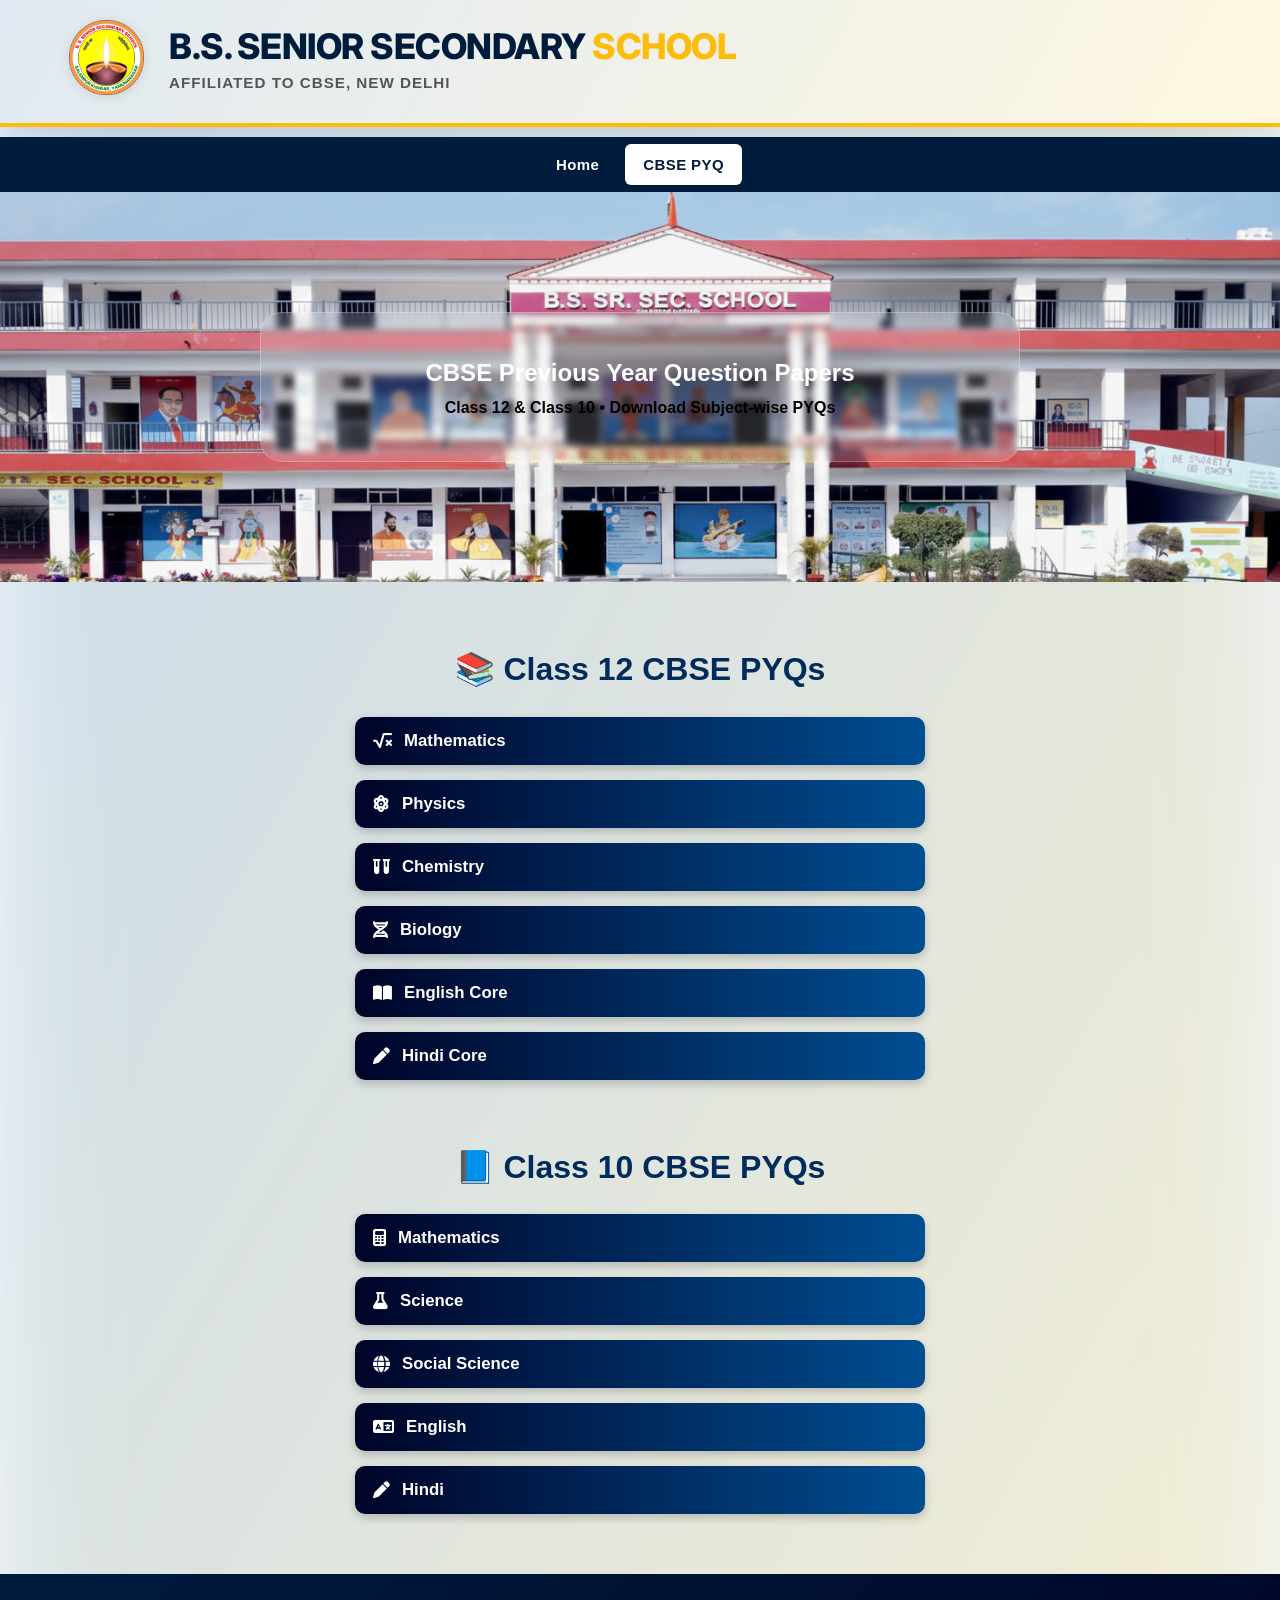
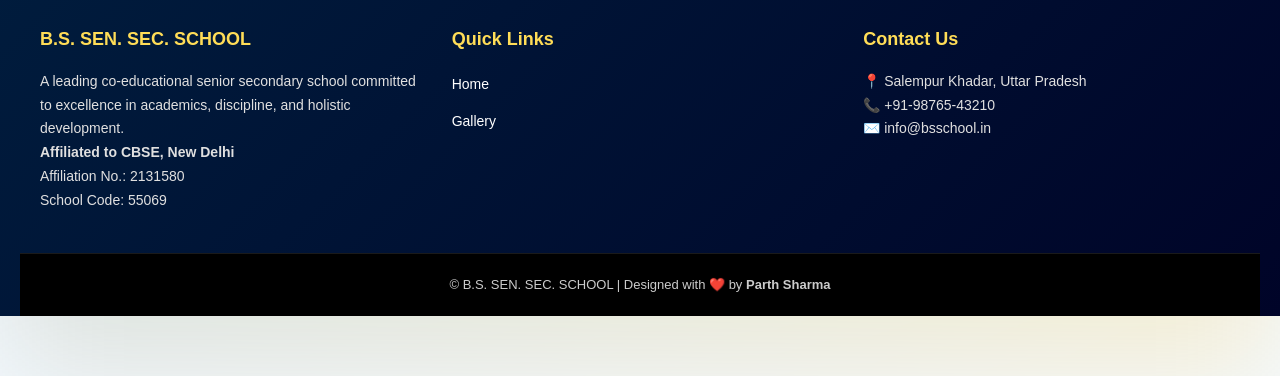
<file: pyq.html>
<!DOCTYPE html>
<html lang="en">
<head>
  <meta charset="UTF-8" />
  <meta name="viewport" content="width=device-width, initial-scale=1.0"/>
  <title>CBSE PYQs | B.S. SEN. SEC. SCHOOL</title>
  <meta name="description" content="Download CBSE previous year question papers (PYQs) for Class 10 and Class 12 by subject and year.">
  <meta name="keywords" content="CBSE PYQ, previous year question papers, Class 10 PYQ, Class 12 PYQ, Maths PYQ, Physics PYQ, Chemistry PYQ, Biology PYQ, English PYQ, Hindi PYQ">
  <meta name="author" content="B.S. SEN. SEC. SCHOOL">
  <link rel="stylesheet" href="css/styles.css">
  <link rel="icon" href="images/school_logo.webp">
  <link rel="stylesheet" href="https://cdnjs.cloudflare.com/ajax/libs/font-awesome/6.5.1/css/all.min.css">
  <style>
    .page-reveal { opacity: 0; filter: blur(12px); transform: scale(1.02); transition: 1s ease; }
    .page-reveal.active { opacity: 1; filter: blur(0); transform: scale(1); }
    .gallery-hero { position: relative; padding: 120px 20px; text-align: center; color: #fff; background: url('images/img1.jpg') center/cover no-repeat; }
 .gallery-title-box {
  position: relative;
  z-index: 2;
  max-width: 760px;
  margin: auto;
  background: rgba(255, 255, 255, 0.12);

  /* Isse editor ki red line hat jayegi aur mobile support bhi badh jayega */
  -webkit-backdrop-filter: blur(3px); 
  backdrop-filter: blur(3px);

  padding: 40px;
  border-radius: 22px;
  border: 1px solid rgba(255, 255, 255, 0.25);
}
   .gallery-title-box h4 {
  color: #000000;  /* Black */
  font-weight: 600;
}

body { background: #f4f9ff; font-family: 'Segoe UI', sans-serif; margin: 0; padding: 0; }
h2 { text-align: center; font-size: 2rem; color: #002b5b; margin: 30px 0 20px; }
    section { margin-bottom: 60px; }
    .accordion-container { max-width: 600px; margin: 0 auto; padding: 0 15px; display: flex; flex-direction: column; gap: 15px; }
    .subject-section { display: flex; flex-direction: column; width: 100%; }
    h2 { font-size: clamp(1.4rem, 5.5vw, 2rem); }

    /* Instant tap + no 300ms delay feel */
    .subject-btn,
    .flip-card,
    .flip-card-back a {
      touch-action: manipulation;
      -webkit-tap-highlight-color: transparent;
    }

    .subject-btn {
      background: linear-gradient(90deg, #000428, #004e92);
      color: #ffffff;
      padding: 14px 18px;
      font-size: clamp(0.98rem, 3.6vw, 1.05rem);
      font-weight: 800;
      border: none;
      border-radius: 10px;
      cursor: pointer;
      transition: transform 180ms ease, filter 180ms ease;
      display: flex;
      align-items: center;
      gap: 12px;
      box-shadow: 0 4px 10px rgba(0, 0, 0, 0.2);
      width: 100%;
      text-align: left;
      will-change: transform;
      flex: 0 0 auto;
    }

    /* Ensure subject blocks behave like a clean vertical list on mobile */
    @media (max-width: 768px) {
      .accordion-container {
        display: flex;
        flex-direction: column;
      }

      .subject-section {
        width: 100%;
        display: flex;
        flex-direction: column;
      }

      .subject-btn {
        width: 100%;
        display: block;
        box-sizing: border-box;
      }
    }

    .subject-btn:active { transform: scale(0.99); }

    /* PYQ accordion animation moved to GPU-friendly transforms */
    .year-grid {
      max-height: 0;
      overflow: hidden;
      opacity: 0;
      transform: translate3d(0, -8px, 0);
      transition: max-height 300ms ease, opacity 200ms ease, transform 300ms ease;
      display: flex;
      flex-wrap: wrap;
      justify-content: center;
      gap: 20px;
      align-items: center;
      justify-content: center;
      width: 100%;
      will-change: transform, opacity;
    }

    .year-grid.active {
      max-height: 1100px;
      opacity: 1;
      transform: translate3d(0, 0, 0);
      margin: 16px 0 30px;
    }

    /* Year cards: expandable (no fixed height, no cut-off) */
    .flip-card {
      width: 220px;
      height: auto;
      min-height: 150px;
      cursor: pointer;
      position: relative;
      flex: 0 0 auto;
      border-radius: 14px;
      overflow: hidden; /* collapsed state clips the hidden panel */
      box-shadow: 0 14px 30px rgba(0,0,0,0.16);
      background: linear-gradient(135deg,#004e92,#000428);
      will-change: transform;
      transition: transform 0.3s cubic-bezier(0.175, 0.885, 0.32, 1.275);
    }

    .flip-card.clicked {
      overflow: visible; /* allow content to push page height naturally */
      transform: translate3d(0, -2px, 0) scale(1.01);
    }

    .flip-card-inner {
      width: 100%;
      height: auto;
      display: flex;
      flex-direction: column;
    }

    /* Year header */
    .flip-card-front {
      position: relative;
      width: 100%;
      min-height: 80px;
      display: flex;
      align-items: center;
      justify-content: center;
      font-weight: 900;
      font-size: 1.15rem;
      letter-spacing: 0.5px;
      color: #fff;
      box-shadow: inset 0 -1px 0 rgba(255,255,255,0.12);
      z-index: 1;
    }

    /* Sets panel (expands vertically) */
    .flip-card-back {
      width: 100%;
      display: flex;
      flex-direction: column; /* vertical list */
      gap: 0;
      padding: 10px 10px 12px;
      background: rgba(0,0,0,0.12);

      max-height: 0;           /* collapsed */
      opacity: 0;
      transform: translate3d(0, -6px, 0);
      transition: all 0.2s ease-in-out;
      will-change: transform, opacity, max-height;
      pointer-events: none; /* sets are only clickable when expanded */
      position: relative;
      z-index: 2;
    }

    .flip-card.clicked .flip-card-back {
      opacity: 1;
      transform: translate3d(0, 0, 0);
      /* max-height is set dynamically via JS to avoid any cut-off */
      pointer-events: auto;
    }

    .flip-card-back a {
      background: #fff;
      padding: 11px 12px;
      border-radius: 10px;
      font-size: clamp(0.85rem, 3.6vw, 0.95rem);
      text-decoration: none;
      color: #001f3f;
      width: 100%;
      display: block;
      text-align: center;
      font-weight: 800;
      transform: translate3d(0, 0, 0);
      box-shadow: 0 10px 22px rgba(0,0,0,0.25);
      border: 1px solid rgba(0, 28, 61, 0.12);
      transition: all 0.2s ease-in-out;
      will-change: transform;
      margin: 5px 0;
      padding: 15px;
      box-sizing: border-box;
    }

    .flip-card-back a:active {
      transform: translate3d(0, 1px, 0) scale(0.99);
      filter: brightness(0.98);
    }

    @media (max-width: 768px) {
      .gallery-hero { padding: 90px 16px; }
      .gallery-title-box { padding: 26px 18px; }
      .accordion-container { padding: 0 12px; }
      .year-grid { gap: 12px; }

      /* Vertical stack on mobile: year cards become full-width cards */
      .year-grid {
        flex-direction: column;
        align-items: center;
        justify-content: flex-start;
        gap: 20px;
      }

      .flip-card {
        width: 90%;
        max-width: 420px;
        height: auto;
        min-height: 150px;
      }

      .flip-card-back a {
        width: 100%;
        padding: 15px;
      }

      /* Mathematics header bar stays full width */
      .subject-btn {
        width: 100%;
        box-sizing: border-box;
      }
    }
  </style>
</head>

<body class="page-reveal">
<!-- ================= TOP INFO + NAV ================= -->
<div class="top-info">
  <div class="header-content">
    <div class="logo-left">
      <img src="images/school_logo.webp" alt="School Logo">
    </div>
    <div class="school-title">
      <h1>B.S. SENIOR SECONDARY <span>SCHOOL</span></h1>
      <p>Affiliated to CBSE, New Delhi</p>
    </div>
  </div>
</div>

<header>
  <div class="nav-container">
    <div class="menu-toggle" id="menuToggle">☰</div>
    <nav class="navbar">
      <ul class="nav-links">
        <li><a href="index.html">Home</a></li>
        <li><a href="pyq.html" class="active">CBSE PYQ</a></li>
      </ul>
    </nav>
  </div>
</header>
<section class="gallery-hero">
  <div class="gallery-title-box">
    <h1>CBSE Previous Year Question Papers</h1>
    <h4 class="subtitle">Class 12 & Class 10 • Download Subject-wise PYQs</h4>
  </div>
</section>

<section>
  <h2>📚 Class 12 CBSE PYQs</h2>
  <div class="accordion-container">
    
    <div class="subject-section">
      <button class="subject-btn" onclick="toggleSub(this)"><i class="fas fa-square-root-alt"></i> Mathematics</button>
      <div class="year-grid">
        <div class="flip-card" onclick="toggleCard(this)"><div class="flip-card-inner"><div class="flip-card-front">2025</div><div class="flip-card-back"><a href="pdf/Maths 12th 2025.pdf" target="_blank">Set 1</a><a href="pdf/Maths 12th 2025@2.pdf" target="_blank">Set 2</a><a href="pdf/Maths 12th 2025@3.pdf" target="_blank">Set 3</a></div></div></div>
        <div class="flip-card" onclick="toggleCard(this)"><div class="flip-card-inner"><div class="flip-card-front">2024</div><div class="flip-card-back"><a href="pdf/Maths 12th 2024.pdf" target="_blank">Set 1</a><a href="pdf/Maths 12th 2024@2.pdf" target="_blank">Set 2</a><a href="pdf/Maths 12th 2024@3.pdf" target="_blank">Set 3</a></div></div></div>
        <div class="flip-card" onclick="toggleCard(this)"><div class="flip-card-inner"><div class="flip-card-front">2023</div><div class="flip-card-back"><a href="pdf/Maths 12th 2023.pdf" target="_blank">Set 1</a><a href="pdf/Maths 12th 2023@2.pdf" target="_blank">Set 2</a><a href="pdf/Maths 12th 2023@3.pdf" target="_blank">Set 3</a></div></div></div>
      </div>
    </div>

    <div class="subject-section">
      <button class="subject-btn" onclick="toggleSub(this)"><i class="fas fa-atom"></i> Physics</button>
      <div class="year-grid">
        <div class="flip-card" onclick="toggleCard(this)"><div class="flip-card-inner"><div class="flip-card-front">2025</div><div class="flip-card-back"><a href="pdf/Physics 12th 2025.pdf" target="_blank">Set 1</a><a href="pdf/Physics 12th 2025 @2.pdf" target="_blank">Set 2</a><a href="pdf/Physics 12th 2025 @3.pdf" target="_blank">Set 3</a></div></div></div>
        <div class="flip-card" onclick="toggleCard(this)"><div class="flip-card-inner"><div class="flip-card-front">2024</div><div class="flip-card-back"><a href="pdf/Physics 12th 2024.pdf" target="_blank">Set 1</a><a href="pdf/Physics 12th 2024@2.pdf" target="_blank">Set 2</a><a href="pdf/Physics 12th 2024@3.pdf" target="_blank">Set 3</a></div></div></div>
        <div class="flip-card" onclick="toggleCard(this)"><div class="flip-card-inner"><div class="flip-card-front">2023</div><div class="flip-card-back"><a href="pdf/Physics 12th 2023.pdf" target="_blank">Set 1</a><a href="pdf/Physics 12th 2023@2.pdf" target="_blank">Set 2</a><a href="pdf/Physics 12th 2023 @3.pdf" target="_blank">Set 3</a></div></div></div>
      </div>
    </div>

    <div class="subject-section">
      <button class="subject-btn" onclick="toggleSub(this)"><i class="fas fa-vials"></i> Chemistry</button>
      <div class="year-grid">
        <div class="flip-card" onclick="toggleCard(this)"><div class="flip-card-inner"><div class="flip-card-front">2025</div><div class="flip-card-back"><a href="pdf/Chemistry 12th 2025.pdf" target="_blank">Set 1</a><a href="pdf/Chemistry 12th 2025@2.pdf" target="_blank">Set 2</a><a href="pdf/Chemistry 12th 2025@3.pdf" target="_blank">Set 3</a></div></div></div>
        <div class="flip-card" onclick="toggleCard(this)"><div class="flip-card-inner"><div class="flip-card-front">2024</div><div class="flip-card-back"><a href="pdf/Chemistry 12th 2024.pdf" target="_blank">Set 1</a><a href="pdf/Chemistry 12th 2024@2.pdf" target="_blank">Set 2</a><a href="pdf/Chemistry 12th 2024@3.pdf" target="_blank">Set 3</a></div></div></div>
        <div class="flip-card" onclick="toggleCard(this)"><div class="flip-card-inner"><div class="flip-card-front">2023</div><div class="flip-card-back"><a href="pdf/Chemistry 12th 2023.pdf" target="_blank">Set 1</a><a href="pdf/Chemistry 12th 2023@2.pdf" target="_blank">Set 2</a><a href="pdf/Chemistry 12th 2023@3.pdf" target="_blank">Set 3</a></div></div></div>
      </div>
    </div>

    <div class="subject-section">
      <button class="subject-btn" onclick="toggleSub(this)"><i class="fas fa-dna"></i> Biology</button>
      <div class="year-grid">
        <div class="flip-card" onclick="toggleCard(this)"><div class="flip-card-inner"><div class="flip-card-front">2025</div><div class="flip-card-back"><a href="pdf/Biology 12th 2025.pdf" target="_blank">Set 1</a><a href="pdf/Biology 12th 2025@2.pdf" target="_blank">Set 2</a><a href="pdf/Biology 12th 2025 @3.pdf" target="_blank">Set 3</a></div></div></div>
        <div class="flip-card" onclick="toggleCard(this)"><div class="flip-card-inner"><div class="flip-card-front">2024</div><div class="flip-card-back"><a href="pdf/Biology 12th 2024.pdf" target="_blank">Set 1</a><a href="pdf/Biology 12th 2024 @2.pdf" target="_blank">Set 2</a><a href="pdf/Biology 12th 2024 @3.pdf" target="_blank">Set 3</a></div></div></div>
        <div class="flip-card" onclick="toggleCard(this)"><div class="flip-card-inner"><div class="flip-card-front">2023</div><div class="flip-card-back"><a href="pdf/Biology 12th 2023.pdf" target="_blank">Set 1</a><a href="pdf/Biology 12th 2023 @2.pdf" target="_blank">Set 2</a><a href="pdf/Biology 12th 2023@3.pdf" target="_blank">Set 3</a></div></div></div>
      </div>
    </div>

    <div class="subject-section">
      <button class="subject-btn" onclick="toggleSub(this)"><i class="fas fa-book-open"></i> English Core</button>
      <div class="year-grid">
        <div class="flip-card" onclick="toggleCard(this)"><div class="flip-card-inner"><div class="flip-card-front">2025</div><div class="flip-card-back"><a href="pdf/english 12th 2025.pdf" target="_blank">Set 1</a><a href="pdf/english 12th 2025 @2.pdf" target="_blank">Set 2</a><a href="pdf/english 12th 2025 @ 3.pdf" target="_blank">Set 3</a></div></div></div>
        <div class="flip-card" onclick="toggleCard(this)"><div class="flip-card-inner"><div class="flip-card-front">2024</div><div class="flip-card-back"><a href="pdf/english 12th 2024.pdf" target="_blank">Set 1</a><a href="pdf/english 12th 2024 @2.pdf" target="_blank">Set 2</a><a href="pdf/english 12th 2024@3.pdf" target="_blank">Set 3</a></div></div></div>
        <div class="flip-card" onclick="toggleCard(this)"><div class="flip-card-inner"><div class="flip-card-front">2023</div><div class="flip-card-back"><a href="pdf/english 12th 2023.pdf" target="_blank">Set 1</a><a href="pdf/english 12th 2023@2.pdf" target="_blank">Set 2</a><a href="pdf/english 12th 2023@3.pdf" target="_blank">Set 3</a></div></div></div>
      </div>
    </div>

    <div class="subject-section">
      <button class="subject-btn" onclick="toggleSub(this)"><i class="fas fa-pen"></i> Hindi Core</button>
      <div class="year-grid">
        <div class="flip-card" onclick="toggleCard(this)"><div class="flip-card-inner"><div class="flip-card-front">2025</div><div class="flip-card-back"><a href="pdf/hindi 12th 2025.pdf" target="_blank">Set 1</a><a href="pdf/hindi 12th 2025 @2.pdf" target="_blank">Set 2</a><a href="pdf/hindi 12th 2025 @3.pdf" target="_blank">Set 3</a></div></div></div>
        <div class="flip-card" onclick="toggleCard(this)"><div class="flip-card-inner"><div class="flip-card-front">2024</div><div class="flip-card-back"><a href="pdf/hindi 12th 2024.pdf" target="_blank">Set 1</a><a href="pdf/hindi 12th 2024 @2.pdf" target="_blank">Set 2</a><a href="pdf/hindi 12th 2024 @3.pdf" target="_blank">Set 3</a></div></div></div>
        <div class="flip-card" onclick="toggleCard(this)"><div class="flip-card-inner"><div class="flip-card-front">2023</div><div class="flip-card-back"><a href="pdf/hindi 12th 2023.pdf" target="_blank">Set 1</a><a href="pdf/hindi 12th 2023@2.pdf" target="_blank">Set 2</a><a href="pdf/hindi 12th 2023@3.pdf" target="_blank">Set 3</a></div></div></div>
      </div>
    </div>
  </div>
</section>

<section>
  <h2>📘 Class 10 CBSE PYQs</h2>
  <div class="accordion-container">
    
    <div class="subject-section">
      <button class="subject-btn" onclick="toggleSub(this)"><i class="fas fa-calculator"></i> Mathematics</button>
      <div class="year-grid">
        <div class="flip-card" onclick="toggleCard(this)"><div class="flip-card-inner"><div class="flip-card-front">2025</div><div class="flip-card-back"><a href="pdf/Maths 10th 2025.pdf" target="_blank">Set 1</a><a href="pdf/Maths 10th 2025 @2.pdf" target="_blank">Set 2</a><a href="pdf/Maths 10th 2025 @3.pdf" target="_blank">Set 3</a></div></div></div>
        <div class="flip-card" onclick="toggleCard(this)"><div class="flip-card-inner"><div class="flip-card-front">2024</div><div class="flip-card-back"><a href="pdf/Maths 10th 2024.pdf" target="_blank">Set 1</a><a href="pdf/Maths 10th 2024 @2.pdf" target="_blank">Set 2</a><a href="pdf/Maths 10th 2024 @3.pdf" target="_blank">Set 3</a></div></div></div>
        <div class="flip-card" onclick="toggleCard(this)"><div class="flip-card-inner"><div class="flip-card-front">2023</div><div class="flip-card-back"><a href="pdf/Maths 10th 2023.pdf" target="_blank">Set 1</a><a href="pdf/Maths 10th 2023 @2.pdf" target="_blank">Set 2</a><a href="pdf/Maths 10th 2023 @3.pdf" target="_blank">Set 3</a></div></div></div>
      </div>
    </div>

    <div class="subject-section">
      <button class="subject-btn" onclick="toggleSub(this)"><i class="fas fa-flask"></i> Science</button>
      <div class="year-grid">
        <div class="flip-card" onclick="toggleCard(this)"><div class="flip-card-inner"><div class="flip-card-front">2025</div><div class="flip-card-back"><a href="pdf/Science 10th 2025.pdf" target="_blank">Set 1</a><a href="pdf/Science 10th 2025@2.pdf" target="_blank">Set 2</a><a href="pdf/Science 10th 2025@3.pdf" target="_blank">Set 3</a></div></div></div>
        <div class="flip-card" onclick="toggleCard(this)"><div class="flip-card-inner"><div class="flip-card-front">2024</div><div class="flip-card-back"><a href="pdf/Science 10th 2024.pdf" target="_blank">Set 1</a><a href="pdf/Science 10th 2024@2.pdf" target="_blank">Set 2</a><a href="pdf/Science 10th 2024@3.pdf" target="_blank">Set 3</a></div></div></div>
        <div class="flip-card" onclick="toggleCard(this)"><div class="flip-card-inner"><div class="flip-card-front">2023</div><div class="flip-card-back"><a href="pdf/Science 10th 2023.pdf" target="_blank">Set 1</a><a href="pdf/Science 10th 2023@2.pdf" target="_blank">Set 2</a><a href="pdf/Science 10th 2023@3.pdf" target="_blank">Set 3</a></div></div></div>
      </div>
    </div>

    <div class="subject-section">
      <button class="subject-btn" onclick="toggleSub(this)"><i class="fas fa-globe"></i> Social Science</button>
      <div class="year-grid">
        <div class="flip-card" onclick="toggleCard(this)"><div class="flip-card-inner"><div class="flip-card-front">2025</div><div class="flip-card-back"><a href="pdf/Social science 10th 2025.pdf" target="_blank">Set 1</a><a href="pdf/Social science 10th 2025@2.pdf" target="_blank">Set 2</a><a href="pdf/Social science 10th 2025@3.pdf" target="_blank">Set 3</a></div></div></div>
        <div class="flip-card" onclick="toggleCard(this)"><div class="flip-card-inner"><div class="flip-card-front">2024</div><div class="flip-card-back"><a href="pdf/Social science 10th 2024.pdf" target="_blank">Set 1</a><a href="pdf/Social science 10th 2024@2.pdf" target="_blank">Set 2</a><a href="pdf/Social science 10th 2024@3.pdf" target="_blank">Set 3</a></div></div></div>
        <div class="flip-card" onclick="toggleCard(this)"><div class="flip-card-inner"><div class="flip-card-front">2023</div><div class="flip-card-back"><a href="pdf/Social science 10th 2023.pdf" target="_blank">Set 1</a><a href="pdf/Social science 10th 2023 @2.pdf" target="_blank">Set 2</a><a href="pdf/Social science 10th 2023@3.pdf" target="_blank">Set 3</a></div></div></div>
      </div>
    </div>

    <div class="subject-section">
      <button class="subject-btn" onclick="toggleSub(this)"><i class="fas fa-language"></i> English</button>
      <div class="year-grid">
        <div class="flip-card" onclick="toggleCard(this)"><div class="flip-card-inner"><div class="flip-card-front">2025</div><div class="flip-card-back"><a href="pdf/English 10th 2025.pdf" target="_blank">Set 1</a><a href="pdf/English 10th 2025@2.pdf" target="_blank">Set 2</a><a href="pdf/English 10th 2025@3.pdf" target="_blank">Set 3</a></div></div></div>
        <div class="flip-card" onclick="toggleCard(this)"><div class="flip-card-inner"><div class="flip-card-front">2024</div><div class="flip-card-back"><a href="pdf/English 10th 2024.pdf" target="_blank">Set 1</a><a href="pdf/English 10th 2024 @2.pdf" target="_blank">Set 2</a><a href="pdf/English 10th 2024@3.pdf" target="_blank">Set 3</a></div></div></div>
        <div class="flip-card" onclick="toggleCard(this)"><div class="flip-card-inner"><div class="flip-card-front">2023</div><div class="flip-card-back"><a href="pdf/English 10th 2023.pdf" target="_blank">Set 1</a><a href="pdf/English 10th 2023@2.pdf" target="_blank">Set 2</a><a href="pdf/English 10th 2023@3.pdf" target="_blank">Set 3</a></div></div></div>
      </div>
    </div>

    <div class="subject-section">
      <button class="subject-btn" onclick="toggleSub(this)"><i class="fas fa-pen"></i> Hindi</button>
      <div class="year-grid">
        <div class="flip-card" onclick="toggleCard(this)"><div class="flip-card-inner"><div class="flip-card-front">2025</div><div class="flip-card-back"><a href="pdf/Hindi 10th 2025.pdf" target="_blank">Set 1</a><a href="pdf/Hindi 10th 2025@2.pdf" target="_blank">Set 2</a><a href="pdf/Hindi 10th 2025@3.pdf" target="_blank">Set 3</a></div></div></div>
        <div class="flip-card" onclick="toggleCard(this)"><div class="flip-card-inner"><div class="flip-card-front">2024</div><div class="flip-card-back"><a href="pdf/Hindi 10th 2024.pdf" target="_blank">Set 1</a><a href="pdf/Hindi 10th 2024@2.pdf" target="_blank">Set 2</a><a href="pdf/Hindi 10th 2024@3.pdf" target="_blank">Set 3</a></div></div></div>
        <div class="flip-card" onclick="toggleCard(this)"><div class="flip-card-inner"><div class="flip-card-front">2023</div><div class="flip-card-back"><a href="pdf/Hindi 10th 2023.pdf" target="_blank">Set 1</a><a href="pdf/Hindi 10th 2023@2.pdf" target="_blank">Set 2</a><a href="pdf/Hindi 10th 2023@3.pdf" target="_blank">Set 3</a></div></div></div>
      </div>
    </div>
  </div>
  <!-- ================= FOOTER ================= -->
<footer class="footer-main">
  <div class="footer-container">
    <div class="footer-box">
      <h3>B.S. SEN. SEC. SCHOOL</h3>
      <p>A leading co-educational senior secondary school committed to excellence in academics, discipline, and holistic development.</p>
      <p><strong>Affiliated to CBSE, New Delhi</strong></p>
      <p>Affiliation No.: 2131580</p>
      <p>School Code: 55069</p>
    </div>

    <div class="footer-box">
      <h3>Quick Links</h3>
      <ul>
        <li><a href="pdf/index.html">Home</a></li>
        <li><a href="pdf/gallery.html">Gallery</a></li>
      </ul>
    </div>

    <div class="footer-box">
      <h3>Contact Us</h3>
      <p>📍 Salempur Khadar, Uttar Pradesh</p>
      <p>📞 +91-98765-43210</p>
      <p>✉️ info@bsschool.in</p>
    </div>
  </div>

  <div class="footer-bottom">
    <p>© <span id="year"></span> B.S. SEN. SEC. SCHOOL | Designed with ❤️ by <strong>Parth Sharma</strong></p>
  </div>
</footer>
</section>

<script>
  // Page reveal
  window.addEventListener("load", () => {
    document.body.classList.add("active");
  }, { once: true });

  // Mobile nav
  const menuToggle = document.querySelector('.menu-toggle');
  const navbar = document.querySelector('.navbar');
  if (menuToggle && navbar) {
    menuToggle.addEventListener('click', () => {
      navbar.classList.toggle('active');
    }, { passive: true });
  }

  // Backwards-compatible with existing inline handlers.
  window.toggleSub = function toggleSub(btn) {
    const grid = btn?.nextElementSibling;
    if (!grid || !grid.classList.contains('year-grid')) return;
    const wasActive = grid.classList.contains('active');
    document.querySelectorAll('.year-grid.active').forEach(g => g.classList.remove('active'));
    if (!wasActive) grid.classList.add('active');
  };

  window.toggleCard = function toggleCard(card) {
    const parent = card?.parentElement;
    if (!card || !parent) return;

    const wasClicked = card.classList.contains('clicked');

    // Collapse any open card in this grid (and reset dynamic height)
    parent.querySelectorAll('.flip-card.clicked').forEach(c => {
      c.classList.remove('clicked');
      const panel = c.querySelector('.flip-card-back');
      if (panel) panel.style.maxHeight = '0px';
    });

    if (wasClicked) return;

    // Expand clicked card and set exact height so nothing gets cut off
    card.classList.add('clicked');
    const panel = card.querySelector('.flip-card-back');
    if (panel) {
      // Force reflow so transition triggers reliably
      panel.style.maxHeight = '0px';
      panel.offsetHeight;
      panel.style.maxHeight = `${panel.scrollHeight}px`;
    }
  };

  // Rewrite click logic:
  // - Year header toggles only
  // - Set links open PDFs only
  // - Remove old inline onclick on cards (prevents "whole card is a link" feel)
  document.querySelectorAll('.flip-card[onclick]').forEach(card => {
    card.removeAttribute('onclick');
  });

  document.querySelectorAll('.flip-card-front').forEach(front => {
    const card = front.closest('.flip-card');
    if (!card) return;
    front.style.cursor = 'pointer';
    front.addEventListener('click', (e) => {
      e.preventDefault();
      e.stopPropagation();
      window.toggleCard(card);
    });
  });

  // Make sure set clicks never toggle the card.
  document.querySelectorAll('.flip-card-back a').forEach(a => {
    a.addEventListener('click', (e) => {
      e.stopPropagation();
    });
  });
</script>
</body>
</html>
</file>
<file: css/styles.css>
@import url('https://fonts.googleapis.com/css2?family=Inter:wght@400;500;600;700&display=swap');
/* =====================
  TOKENS
  ===================== */
:root {
  --bg: #f8fafc;
  --text: #1f2937;
  --navy: #001c3d;
  --yellow: #fdbb0a;
  --card: #ffffff;
}

/* =====================
  BASE
  ===================== */
* {
  margin: 0;
  padding: 0;
  box-sizing: border-box;
}

html {
  scroll-behavior: smooth;
  overflow-x: hidden;
}

body {
  margin: 0;
  font-family: 'Inter', system-ui, -apple-system, 'Segoe UI', sans-serif;
  background: var(--bg);
  color: var(--text);
  line-height: 1.7;
  position: relative;
  overflow-x: hidden;
}

/* =====================
  MOBILE/RESPONSIVE SAFETY NET
  - Prevent horizontal scroll
  - Make media/tables fit small screens
  - Improve tap responsiveness
  ===================== */

html,
body {
  width: 100%;
  max-width: 100%;
  text-size-adjust: 100%;
  -webkit-text-size-adjust: 100%;
}

img,
svg,
video,
canvas,
iframe {
  max-width: 100%;
}

img {
  height: auto;
}

/* Long text / flex children overflow fix */
.header-content,
.nav-container,
.why-wrap,
.feature-card,
.beyond-container,
.footer-container {
  min-width: 0;
}

/* Tap feels instant on mobile */
.highlight-button,
.menu-toggle,
.nav-links a,
 a,
button,
[role="button"] {
  touch-action: manipulation;
  -webkit-tap-highlight-color: transparent;
}

.highlight-button,
.menu-toggle,
.nav-links a,
button,
[role="button"] {
  cursor: pointer;
}

/* Tables: scrollable on mobile (no page horizontal scroll) */
table {
  max-width: 100%;
  border-collapse: collapse;
}

@media (max-width: 768px) {
  body {
    overflow-x: hidden;
  }

  /* Fluid typography (safe + minimal overrides) */
  body {
    font-size: clamp(15px, 3.6vw, 17px);
  }

  .feature-title {
    font-size: clamp(1.5rem, 5.5vw, 2.1rem);
  }

  .why-heading {
    font-size: clamp(1.6rem, 6vw, 2.2rem);
  }

  .toppers-title {
    font-size: clamp(1.6rem, 6vw, 2.2rem);
  }

  .main-heading {
    font-size: clamp(1.6rem, 6vw, 2.3rem);
  }

  /* Sections with heavy padding can cause tight layouts */
  .feature-card {
    padding: 24px;
    gap: 22px;
  }

  .highlight-card {
    margin: 22px 14px;
    padding: 26px 20px;
  }

  /* Tables become horizontally scrollable containers */
  table {
    display: block;
    overflow-x: auto;
    -webkit-overflow-scrolling: touch;
  }

  /* Prevent long cells from forcing page width */
  th,
  td {
    word-break: normal;
  }
}

/* GLOBAL BLUR LAYER */
body::before {
  content: "";
  position: fixed;
  inset: 0;
  background: linear-gradient(
    120deg,
    rgba(0, 78, 146, 0.18),
    rgba(255, 193, 7, 0.18)
  );
  filter: blur(60px);
  z-index: -2;
}

/* =====================
  WELCOME OVERLAY
  ===================== */
#welcome-overlay {
  position: fixed;
  inset: 0;
  background: rgba(255, 255, 255, 0.35);
  backdrop-filter: blur(10px);
  -webkit-backdrop-filter: blur(10px);
  display: flex;
  align-items: center;
  justify-content: center;
  z-index: 9999;
  opacity: 1;
  visibility: visible;
  transition: opacity 0.6s ease, visibility 0.6s ease;
}

#welcome-overlay.hide {
  opacity: 0;
  visibility: hidden;
  pointer-events: none;
}
.welcome-box {
  background: #ffffff;
  padding: 40px 45px;
  border-radius: 20px;
  text-align: center;

  box-shadow: 0 25px 60px rgba(0,0,0,0.3);

  animation: scaleFade 0.6s ease;
}

@keyframes scaleFade {
  from {
    transform: scale(0.92);
    opacity: 0;
  }
  to {
    transform: scale(1);
    opacity: 1;
  }
}

.welcome-box img {
  width: 120px;
  margin-bottom: 18px;
}

.welcome-box h1 {
  font-size: 18px;
  color: #444;
}

.welcome-box h2 {
  font-size: 30px;
  font-weight: 800;
  color: #001c3d;
}

.welcome-box p {
  font-size: 14px;
  color: #555;
}

 /* ===== TOP INFO GLASS HEADER ===== */
.top-info {
  position: relative;
  display: flex;
  align-items: center;
  justify-content: space-between;

  padding: 18px 40px;
  margin-bottom: 10px;

  background: rgba(255, 255, 255, 0.65);
  backdrop-filter: blur(14px);
  -webkit-backdrop-filter: blur(14px);

  box-shadow: 0 8px 25px rgba(0, 0, 0, 0.08);
  border-bottom: 1px solid rgba(255,255,255,0.4);
}

/* subtle gradient glow */
.top-info::before {
  content: "";
  position: absolute;
  inset: 0;
  background: linear-gradient(
    120deg,
    rgba(0, 78, 146, 0.12),
    rgba(255, 193, 7, 0.12)
  );
  z-index: -1;
}

 /* =====================
   B.S. SCHOOL YELLOW THEME HEADER
   ===================== */
.top-info {
  background: #ffffff;
  padding: 15px 5%;
  /* Green border ki jagah Deep Yellow border */
  border-bottom: 4px solid var(--yellow);
  display: flex;
  justify-content: flex-start;
  align-items: center;
}

.header-content {
  display: flex;
  align-items: center;
  gap: 20px; /* Logo aur naam ke beech ki doori */
}

/* ===== LOGO STYLE ===== */
.logo-left img {
  height: 85px;
  width: auto;
  filter: drop-shadow(0 2px 6px rgba(0,0,0,0.1));
}

/* ===== SCHOOL TITLE ===== */
.school-title {
  text-align: left;
}

.school-title h1 {
  margin: 0;
  font-family: 'Inter', sans-serif; /* Modern Bold Look */
  font-size: 2.2rem;
  font-weight: 800;
  color: #001c3d; /* Navy Blue/Dark text for high contrast */
  line-height: 1.1;
  letter-spacing: -0.5px;
}

/* "SCHOOL" word Deep Yellow mein */
.school-title h1 span {
  color: #fdbb0a; 
}

.school-title p {
  margin-top: 4px;
  font-size: 0.95rem;
  font-weight: 600;
  color: #555555; /* Professional Grey */
  text-transform: uppercase;
  letter-spacing: 1px;
}

/* =====================
   MOBILE RESPONSIVE
   ===================== */
@media (max-width: 768px) {
  .top-info {
    padding: 8px 12px;
    justify-content: flex-start;
  }

  .header-content {
    flex-direction: row; 
    gap: 12px;
  }

  .logo-left img {
    height: 48px; /* Mobile par logo thoda chota */
  }

  .school-title h1 {
    font-size: 1rem;
  }

  .school-title p {
    font-size: 0.6rem;
    letter-spacing: 0.5px;
  }
}


 /* ===============================
   CLEAN & SOLID NAVBAR (NO HOVER)
   =============================== */

header {
  position: sticky;
  top: 0;
  z-index: 1000;
  background: #001c3d;
}

.nav-container {
  max-width: 1200px;
  margin: auto;
  padding: 14px 20px;

  display: flex;
  align-items: center;
  justify-content: space-between;
}

/* Menu button */
.menu-toggle {
  display: none;
  font-size: 26px;
  color: #ffffff;
  cursor: pointer;
}

 /* ===============================
   CENTERED RESPONSIVE NAVBAR
   =============================== */

header {
  position: sticky;
  top: 0;
  z-index: 1000;
  background: #001c3d;
}

/* Container */
.nav-container {
  max-width: 1200px;
  margin: auto;
  padding: 14px 20px;

  display: flex;
  align-items: center;
  justify-content: center;
}

/* Menu toggle (mobile) */
.menu-toggle {
  display: none;
  position: absolute;
  left: 20px;

  font-size: 26px;
  color: #ffffff;
  cursor: pointer;
}

/* Navbar */
.navbar {
  display: flex;
}

/* Links list */
.nav-links {
  list-style: none;
  display: flex;
  justify-content: center;
  align-items: center;
  gap: 8px;
}

/* Links */
.nav-links li a {
  text-decoration: none;
  color: #ffffff;

  padding: 12px 18px;
  border-radius: 6px;

  font-size: 15px;
  font-weight: 600;
  letter-spacing: 0.4px;

  transition: background 0.3s ease, color 0.3s ease;
}

/* 🔥 BRIGHT HOVER */
.nav-links li a:hover {
  background: #ffdd57;
  color: #001c3d;
}

/* Active page */
.nav-links li a.active {
  background: #ffffff;
  color: #001c3d;
}

/* ===============================
   MOBILE NAVBAR
   =============================== */
@media (max-width: 900px) {
  .menu-toggle {
    display: block;
  }

  .navbar {
    position: absolute;
    top: 100%;
    left: 0;
    width: 100%;
    background: #001c3d;
    display: none;
  }

  .navbar.active {
    display: block;
  }

  .nav-links {
    flex-direction: column;
    padding: 14px 0;
  }

  .nav-links li a {
    display: block;
    width: 90%;
    text-align: center;
    margin: 10px auto;
    background: rgba(255,255,255,0.08);
  }

  .nav-links li a:hover {
    background: #ffdd57;
    color: #001c3d;
  }
}
 /* --- Desktop & General Styling --- */
.hero-slider {
    position: relative;
    height: 70vh; /* Desktop par height perfect hai */
    width: 100%;
    background: #1a1a1a;
    overflow: hidden;
}

.slide {
    position: absolute;
    width: 100%;
    height: 100%;
    /* Photo ko khichne se bachane ke liye settings */
    background-size: cover; 
    background-position: center center;
    background-repeat: no-repeat;
    opacity: 0;
    transition: opacity 1.5s ease-in-out;
    display: flex;
    align-items: center;
    justify-content: center;
    text-align: center;
}

.slide.active {
    opacity: 1;
}

.hero-content {
    color: white;
    padding: 0 20px;
    width: 90%; 
    max-width: 800px;
    transform: translateY(40px);
    transition: 1s cubic-bezier(0.4, 0, 0.2, 1);
    opacity: 0;
}

.slide.active .hero-content {
    transform: translateY(0);
    opacity: 1;
}

.hero-tag {
    color: #fdbb0a;
    font-weight: 700;
    letter-spacing: 2px;
    text-transform: uppercase;
    display: block;
    margin-bottom: 15px;
    font-size: 14px;
}

.hero-content h1 {
    font-size: clamp(2rem, 5vw, 3.5rem);
    font-weight: 900;
    margin-bottom: 20px;
    text-shadow: 2px 2px 10px rgba(0,0,0,0.6);
    line-height: 1.2;
}

.hero-content p {
    font-size: 1.1rem;
    margin-bottom: 25px;
    line-height: 1.6;
    text-shadow: 1px 1px 5px rgba(0,0,0,0.5);
}

.hero-btn {
    display: inline-block;
    padding: 12px 35px;
    background: #fdbb0a;
    color: #111;
    text-decoration: none;
    font-weight: 800;
    border-radius: 50px;
    transition: 0.3s;
}

/* --- Mobile Responsive Settings (FIXED) --- */
@media (max-width: 768px) {
    .hero-slider {
        /* Mobile par height kam kar di taaki photo lambi na lage */
        height: 350px !important; 
    }

    .slide {
        /* Photo ko hamesha center mein force karne ke liye */
        background-position: 50% 50% !important;
        background-size: cover !important;
    }

    .hero-content {
        transform: translateY(20px);
    }

    .hero-content h1 {
        font-size: 1.6rem; 
        margin-bottom: 10px;
    }

    .hero-content p {
        font-size: 0.9rem;
        margin-bottom: 15px;
        /* Mobile par text thoda kam dikhe taaki photo saaf dikhe */
        display: -webkit-box;
        -webkit-line-clamp: 2;
        line-clamp: 2;
        -webkit-box-orient: vertical;
        overflow: hidden;
    }

    .hero-tag {
        font-size: 11px;
        margin-bottom: 8px;
    }

    .hero-btn {
        padding: 10px 25px;
        font-size: 13px;
    }
}

/* --- Ultra Small Phones --- */
@media (max-width: 480px) {
    .hero-slider {
        height: 300px !important; /* Aur choti height for clean look */
    }
    
    .hero-content h1 {
        font-size: 1.4rem;
    }
} 
/* TICKER CONTAINER */
.admission-ticker {
    display: flex;
    align-items: center;
    background: #001c3d; /* Navy Blue */
    color: white;
    height: 45px;
    overflow: hidden;
    position: relative;
    box-shadow: 0 4px 12px rgba(0,0,0,0.15);
    border-bottom: 3px solid #fdbb0a; /* Yellow Accent Line */
}

/* LEFT LABEL (STATIONARY) */
.ticker-label {
    background: #fdbb0a;
    color: #001c3d;
    padding: 0 20px;
    height: 100%;
    display: flex;
    align-items: center;
    gap: 8px;
    font-weight: 800;
    font-size: 14px;
    text-transform: uppercase;
    z-index: 10;
    clip-path: polygon(0 0, 90% 0, 100% 100%, 0% 100%); /* Pro Slant Shape */
}

/* MOVING CONTENT */
.ticker-content {
    flex: 1;
    overflow: hidden;
    display: flex;
    align-items: center;
}

.ticker-text {
    display: flex;
    white-space: nowrap;
    animation: ticker-scroll 30s linear infinite;
}

.ticker-text span {
    padding-right: 100px; /* Space between messages */
    font-size: 15px;
    font-weight: 500;
    letter-spacing: 0.5px;
}

/* ANIMATION */
@keyframes ticker-scroll {
    0% { transform: translateX(0); }
    100% { transform: translateX(-50%); } /* Half of total content for smooth loop */
}

/* HOVER TO PAUSE */
.admission-ticker:hover .ticker-text {
    animation-play-state: paused;
}

/* MOBILE RESPONSIVE */
@media (max-width: 600px) {
    .ticker-label span { display: none; } /* Show only icon on small screens */
    .ticker-label { padding: 0 15px; }
}

/* =====================
  FACILITIES (Our Facilities) - Mobile sizing
  ===================== */
@media (max-width: 768px) {
  .auto-gallery {
    padding: 44px 0;
  }

  .auto-gallery h2 {
    font-size: clamp(1.4rem, 5.5vw, 1.9rem);
    margin-bottom: 18px;
  }

  .gallery-card {
    height: 200px;
    max-height: 250px;
    min-width: 170px;
  }

  .gallery-card img {
    height: 100%;
    object-fit: cover;
  }
}
  /* =====================
   WHY CHOOSE US – CLEAN YELLOW
   ===================== */

.why-clean {
  background: #f8fafc;
  padding: 100px 20px;
}

.why-wrap {
  max-width: 1200px;
  margin: auto;
  display: flex;
  align-items: center;
  gap: 60px;
}

/* LEFT LOGO */
.why-left {
  flex: 0.9;
  display: flex;
  justify-content: center;
}

.why-left img {
  width: 135px;
  padding: 20px;
  background: radial-gradient(circle at top, #fffde7, #fbc02d);
  border-radius: 50%;
  box-shadow:
    0 18px 45px rgba(251, 192, 45, 0.45);
}

/* RIGHT CONTENT */
.why-right {
  flex: 1.4;
}

/* BADGE */
.why-badge {
  display: inline-block;
  background: #fff8e1;
  color: #8a6d00;
  padding: 6px 18px;
  border-radius: 18px;
  font-size: 13px;
  font-weight: 600;
  margin-bottom: 14px;
}

/* HEADING */
.why-heading {
  font-size: 40px;
  font-weight: 800;
  letter-spacing: -1px;
  text-transform: uppercase;
  background: linear-gradient(90deg, #1a237e, #007bff);
  -webkit-background-clip: text;
  background-clip: text;
  color: transparent;
  line-height: 1.2;
  margin-bottom: 14px;
}

/* ACCENT LINE */
.why-line {
  width: 72px;
  height: 4px;
  background: #fbc02d;
  border-radius: 4px;
  margin-bottom: 36px;
}

/* CARDS */
.why-card {
  display: flex;
  align-items: center;
  background: #ffffff;
  padding: 28px 34px;
  border-radius: 0 70px 70px 0;
  border-left: 5px solid #fbc02d;
  box-shadow: 0 14px 38px rgba(0,0,0,0.08);
  transition: transform 0.3s cubic-bezier(0.175, 0.885, 0.32, 1.275);
  will-change: transform;
  margin-bottom: 22px;
}

.why-card:hover {
  transform: translateX(8px);
}

.why-card span {
  font-size: 36px;
  font-weight: 700;
  color: #fbc02d;
  margin-right: 24px;
  min-width: 55px;
}

.why-card h3 {
  font-size: 21px;
  color: #1f2937;
  margin-bottom: 6px;
}

.why-card p {
  font-size: 15px;
  color: #555;
  line-height: 1.6;
}

/* MOBILE */
@media (max-width: 900px) {
  .why-wrap {
    flex-direction: column;
    text-align: center;
  }

  .why-line {
    margin: 18px auto 34px;
  }

  .why-card {
    border-radius: 18px;
    text-align: left;
  }
}

/* =====================
   YELLOW PRO COUNTERS
   ===================== */

.yellow-counter {
  background: #ffffff;
  padding: 90px 20px;
}

.yellow-counter .counter-grid {
  max-width: 1000px;
  margin: auto;
  display: grid;
  grid-template-columns: repeat(3, 1fr);
  gap: 32px;
}

/* Counter Card */
.premium-counter {
  position: relative;
  background: linear-gradient(180deg, #ffffff, #fffbea);
  border-radius: 28px;
  padding: 42px 26px 36px;
  text-align: center;
  box-shadow: 0 25px 60px rgba(0, 0, 0, 0.12);
  transition: transform 0.3s cubic-bezier(0.175, 0.885, 0.32, 1.275),
              box-shadow 0.3s ease;
  will-change: transform;
}

/* Gradient Border */
.premium-counter::after {
  content: "";
  position: absolute;
  inset: 0;
  padding: 2px;
  border-radius: inherit;
  background: linear-gradient(135deg, #fbc02d, #ff9800);
  -webkit-mask:
    linear-gradient(#fff 0 0) content-box,
    linear-gradient(#fff 0 0);
  -webkit-mask-composite: xor;
  mask:
    linear-gradient(#fff 0 0) content-box,
    linear-gradient(#fff 0 0);
  mask-composite: exclude;
  pointer-events: none;
}

.premium-counter:hover {
  transform: translateY(-12px);
  box-shadow: 0 40px 90px rgba(251, 192, 45, 0.35);
}

/* TOP LINE */
.top-line {
  width: 60px;
  height: 4px;
  background: linear-gradient(to right, #fbc02d, #ff9800);
  border-radius: 4px;
  margin: 0 auto 10px;
}

/* LABEL ABOVE COUNTER */
.counter-label {
  font-size: 13px;
  font-weight: 700;
  color: #9a6b00;
  letter-spacing: 1px;
  text-transform: uppercase;
}

/* ICON */
.icon-wrap {
  width: 72px;
  height: 72px;
  margin: 20px auto 18px;
  border-radius: 50%;
  background: radial-gradient(circle at top, #fff9c4, #fbc02d);
  display: flex;
  align-items: center;
  justify-content: center;
  box-shadow:
    0 0 25px rgba(255, 235, 59, 0.9),
    0 15px 35px rgba(251, 192, 45, 0.8);
}

.icon-wrap i {
  font-size: 30px;
  color: #6a4b00;
}

/* NUMBER */
.premium-counter h3 {
  font-size: 3.1rem;
  font-weight: 800;
  color: #0b2c4d;
  margin-bottom: 6px;
}
.icon-wrap {
  width: 72px;
  height: 72px;
  margin: 20px auto 18px;
  border-radius: 50%;
  background: radial-gradient(circle at top, #fff9c4, #fbc02d);
  display: flex;
  align-items: center;
  justify-content: center;
  box-shadow:
    0 0 25px rgba(255, 235, 59, 0.9),
    0 15px 35px rgba(251, 192, 45, 0.8);

  transition: transform 1s ease; /* 👈 smooth rotation */
}

.premium-counter:hover .icon-wrap {
  transform: rotate(360deg);
}

/* TEXT */
.premium-counter p {
  font-size: 15px;
  font-weight: 600;
  color: #555;
  letter-spacing: 0.4px;
}


/* MOBILE */
@media (max-width: 900px) {
  .yellow-counter .counter-grid {
    grid-template-columns: 1fr;
  }

  .premium-counter h3 {
    font-size: 2.6rem;
  }
}
  /* =====================
   SECTIONS – YELLOW THEME
   ===================== */
#school-simple {
  padding: 80px 20px;
  background: #f9fafb;
}
#school-simple .ss-wrap {
  max-width: 960px;
  margin: auto;
  display: flex;
  align-items: center;
  justify-content: space-between;
  gap: 40px;

  background: linear-gradient(135deg, #ffffff, #fffdf5);
  border-radius: 22px;
  padding: 40px 44px;
  position: relative;
  box-shadow: 0 22px 50px rgba(0, 0, 0, 0.12);
}
/* PREMIUM YELLOW BORDER */
#school-simple .ss-wrap::before {
  content: "";
  position: absolute;
  inset: 0;
  border-radius: inherit;
  padding: 2px;
  background: linear-gradient(
    135deg,
    #facc15,
    #f59e0b,
    #fde047
  );

  -webkit-mask:
    linear-gradient(#fff 0 0) content-box,
    linear-gradient(#fff 0 0);
  -webkit-mask-composite: xor;

  mask:
    linear-gradient(#fff 0 0) content-box,
    linear-gradient(#fff 0 0);
  mask-composite: exclude;

  pointer-events: none;
}

/* TEXT */
#school-simple .ss-text {
  font-size: 17px;
  line-height: 1.7;
  color: #1f2937;
  max-width: 620px;
  font-weight: 500;
}

/* TEXT HIGHLIGHT (OPTIONAL BUT CLASSY) */
#school-simple .ss-text strong {
  background: linear-gradient(
    to bottom,
    transparent 60%,
    rgba(250, 204, 21, 0.35) 60%
  );
  padding: 0 2px;
}

/* YELLOW PREMIUM BUTTON */
#school-simple .ss-btn {
  background: linear-gradient(135deg, #facc15, #f59e0b);
  color: #1f2937;
  padding: 15px 34px;
  border-radius: 14px;
  text-decoration: none;
  font-weight: 700;
  letter-spacing: 0.3px;
  white-space: nowrap;

  box-shadow: 0 14px 34px rgba(250, 204, 21, 0.45);
  transition: transform 0.25s ease, box-shadow 0.25s ease;
}

#school-simple .ss-btn:hover {
  transform: translateY(-3px);
  box-shadow: 0 22px 55px rgba(250, 204, 21, 0.6);
}

/* Mobile */
@media (max-width: 768px) {
  #school-simple .ss-wrap {
    flex-direction: column;
    text-align: center;
    padding: 34px 26px;
  }
}

/* =====================
   ACTIVITY CARDS (REDESIGNED)
   ===================== */
 .feature-section {
  padding: 90px 6%;
  background: linear-gradient(180deg, #f7faff, #ffffff);
}

.feature-title {
  text-align: center;
  font-size: 38px;
  font-weight: 800;
  letter-spacing: -1px;
  text-transform: uppercase;
  background: linear-gradient(90deg, #1a237e, #007bff);
  -webkit-background-clip: text;
  background-clip: text;
  color: transparent;
  margin-bottom: 70px;
}

.feature-wrapper {
  display: flex;
  flex-direction: column;
  gap: 60px;
}

.feature-card {
  display: flex;
  align-items: center;
  justify-content: space-between;
  gap: 50px;
  padding: 45px;
  border-radius: 28px;
  background: #fff;
  box-shadow: 0 30px 70px rgba(0, 0, 0, 0.08);
  transition: transform 0.3s cubic-bezier(0.175, 0.885, 0.32, 1.275),
              box-shadow 0.3s ease;
  will-change: transform;
}

.feature-card:hover {
  transform: translateY(-8px);
  box-shadow: 0 40px 90px rgba(0, 0, 0, 0.12);
}

/* Reverse layout for second card */
.feature-card.digital {
  flex-direction: row-reverse;
}

/* Text side */
.feature-content {
  flex: 1;
}

.feature-tag {
  display: inline-block;
  padding: 6px 16px;
  font-size: 13px;
  font-weight: 600;
  border-radius: 20px;
  margin-bottom: 14px;
}

.mentorship .feature-tag {
  background: #e7f1ff;
  color: #0057d8;
}

.digital .feature-tag {
  background: #e9fbf3;
  color: #0f9d58;
}

.feature-content h3 {
  font-size: 30px;
  font-weight: 800;
  color: #0a2540;
  margin-bottom: 14px;
}

.feature-content p {
  font-size: 17px;
  line-height: 1.75;
  color: #4a4a4a;
}

/* Image side */
.feature-image {
  flex: 1;
}

.feature-image img {
  width: 100%;
  height: 320px;
  object-fit: cover;
  border-radius: 22px;
}

/* Mobile */
@media (max-width: 900px) {
  .feature-card,
  .feature-card.digital {
    flex-direction: column;
  }

  .feature-image img {
    height: 240px;
  }
}

/* Mobile-first image sizing for key sections */
@media (max-width: 768px) {
  .feature-image img {
    max-height: 200px;
    height: auto;
    object-fit: cover;
    border-radius: 15px;
  }
}

/* =====================
   GALLERY (FIXED ALIGNMENT)
   ===================== */
 .auto-gallery {
  padding: 60px 0;
  background: #fff;
  overflow: hidden;
}

.auto-gallery h2 {
  text-align: center;
  margin-bottom: 30px;
  font-size: 32px;
  font-weight: 800;
  letter-spacing: -1px;
  text-transform: uppercase;
  background: linear-gradient(90deg, #1a237e, #007bff);
  -webkit-background-clip: text;
  background-clip: text;
  color: transparent;
}

.gallery-wrapper {
  overflow: hidden;
  width: 100%;
}

.gallery-track {
  display: flex;
  gap: 20px;
  width: max-content;
}

.gallery-card {
  min-width: 200px;
  height: 300px;
  position: relative;
  border-radius: 6px;
  overflow: hidden;
  flex-shrink: 0;
}

.gallery-card img {
  width: 100%;
  height: 100%;
  object-fit: cover;
}

/* Label */
.gallery-card span {
  position: absolute;
  bottom: 10px;
  left: 50%;
  transform: translateX(-50%);
  padding: 6px 18px;
  color: #fff;
  font-weight: bold;
  font-size: 14px;
}

/* Color strips */
.lab span { background: #e53935; }
.library span { background: #43a047; }
.sports span { background: #fb8c00; }
.park span { background: #e53935; }
.beyond-section {
  padding: 80px 6%;
  background: #ffffff;
}

.beyond-container {
  display: flex;
  gap: 40px;
  align-items: center;
}

/* Left Text */
.beyond-text {
  flex: 1;
}

.beyond-text h2 {
  font-size: 2.2rem;
  font-weight: 800;
  letter-spacing: -1px;
  text-transform: uppercase;
  background: linear-gradient(90deg, #1a237e, #007bff);
  -webkit-background-clip: text;
  background-clip: text;
  color: transparent;
  margin-bottom: 18px;
}

.beyond-text h2 span {
  color: #ff7a00;
}

.beyond-text p {
  color: #555;
  line-height: 1.7;
  margin-bottom: 25px;
}

/* Arrows */
.beyond-arrows button {
  background: transparent;
  border: 2px solid  #ff7a00;
  color:  #001f3f;
  font-size: 20px;
  padding: 8px 14px;
  border-radius: 6px;
  cursor: pointer;
  margin-right: 10px;
  transition: 0.3s ease;
}

.beyond-arrows button:hover {
  background:  #001f3f;
  color: #fff;
}

/* Slider */
.beyond-slider {
  flex: 2;
  display: flex;
  gap: 25px;
  overflow-x: auto;
  scroll-behavior: smooth;
}

.beyond-slider::-webkit-scrollbar {
  display: none;
}

/* Cards */
.beyond-card {
  min-width: 280px;
  background: #fff;
  border-radius: 12px;
  overflow: hidden;
  box-shadow: 0 10px 30px rgba(0,0,0,0.08);
  transition: transform 0.3s cubic-bezier(0.175, 0.885, 0.32, 1.275),
              box-shadow 0.3s ease;
  will-change: transform;
}

.beyond-card:hover {
  transform: translateY(-8px);
  box-shadow: 0 18px 40px rgba(0,0,0,0.15);
}

.beyond-card img {
  width: 100%;
  height: 180px;
  object-fit: cover;
}

.beyond-card h4 {
  padding: 15px 15px 5px;
  font-size: 1.1rem;
}

.beyond-card p {
  padding: 0 15px 20px;
  font-size: 0.9rem;
  color: #666;
}

/* Responsive */
@media (max-width: 900px) {
  .beyond-container {
    flex-direction: column;
  }

  .beyond-slider {
    width: 100%;
  }
}

/* =====================
   TOPPERS / LEADERSHIP
   ===================== */
.toppers-section {
    padding: 10px 20px; /* Upar aur niche ka gap 80px se 40px kar diya */
    background:#ffffff;
}

.toppers-header {
    text-align: center;
    margin-bottom: 30px; /* Header aur Cards ke beech ka gap 60px se 30px kar diya */
}

.award-icon {
    display: inline-flex;
    align-items: center;
    justify-content: center;
    width: 50px; /* Size thoda chota kiya */
    height: 50px;
    background: #fdbb0a;
    color: #001c3d;
    font-size: 24px;
    border-radius: 50%;
    margin-bottom: 10px; /* Icon aur text ke beech ka gap kam kiya */
    box-shadow: 0 8px 15px rgba(253, 187, 10, 0.3);
}

.toppers-title {
    font-size: 2.5rem; /* Thoda compact size */
    color: #001c3d;
    font-weight: 900;
    margin: 5px 0; /* Upar niche ka margin minimal rakha */
    letter-spacing: -1px;
    line-height: 1.2;
}

.title-underline {
    display: flex;
    align-items: center;
    justify-content: center;
    gap: 8px;
    margin-top: 10px; /* Title aur underline ke beech ka gap kam kiya */
}
   .card-list {
  display: grid;
  grid-template-columns: repeat(auto-fit, minmax(220px,1fr));
  gap: 30px;
}
 .toppers-wrapper {
  overflow: hidden;
  position: relative;
  background: #ffffff;   /* 👈 ye line add karo */
}


.toppers-track {
  display: flex;
  gap: 25px;
  width: max-content;
  animation: infiniteScroll 25s linear infinite;
}

.toppers-wrapper:hover .toppers-track {
  animation-play-state: paused;
}

/* Card */
.topper-card {
  min-width: 260px;
  border-radius: 20px;
  background: #ffffff;
  text-align: center;
  padding: 20px;
  box-shadow: 0 16px 40px rgba(0,0,0,0.12);
  transition: transform 0.3s cubic-bezier(0.175, 0.885, 0.32, 1.275),
              box-shadow 0.3s ease;
  will-change: transform;
}

.topper-card img {
  width: 100%;
  height: 200px;
  object-fit: cover;
  border-radius: 20px 20px 0 0;
}

@media (max-width: 768px) {
  .topper-card {
    min-width: 220px;
    padding: 25px;
  }

  .topper-card h4,
  .topper-card p {
    font-size: 1.2rem;
  }
}

/* 🔥 KEY PART */
@keyframes infiniteScroll {
  from {
    transform: translateX(0);
  }
  to {
    transform: translateX(-50%);
  }
}

/* ===== Section ===== */
.leadership-header {
    text-align: center;
    margin-bottom: 50px;
    padding: 20px;
    background: #ffffff;
}

.sub-heading {
    display: block;
    font-size: 14px;
    text-transform: uppercase;
    color: #001c3d; /* School Yellow */
    letter-spacing: 3px;
    font-weight: 700;
    margin-bottom: 8px;
}

.main-heading {
    font-size: 2.8rem;
    font-weight: 800;
    letter-spacing: -1px;
    text-transform: uppercase;
    background: linear-gradient(90deg, #1a237e, #007bff);
    -webkit-background-clip: text;
    background-clip: text;
    color: transparent;
    margin: 0 0 14px 0;
    position: relative;
    text-shadow: 2px 2px 4px rgba(0,0,0,0.05);
}

.heading-separator {
    display: flex;
    align-items: center;
    justify-content: center;
    gap: 15px;
    margin-top: 15px;
}

.heading-separator .line {
    width: 60px;
    height: 3px;
    background: linear-gradient(to right, transparent, #001c3d);
    border-radius: 2px;
}

.heading-separator .line:last-child {
    background: linear-gradient(to left, transparent, #001c3d);
}

.heading-separator i {
    color: #fdbb0a;
    font-size: 20px;
}

/* Mobile Responsive */
@media (max-width: 768px) {
    .main-heading {
        font-size: 2rem;
    }
}
.flip-section {
  padding: 70px 20px;
  background: #ffffff;
}

.section-heading {
  text-align: center;
  font-size: 2rem;
  font-weight: 800;
  margin-bottom: 45px;
}

/* Cards container */
.card-list {
  display: flex;
  justify-content: center;
  gap: 30px;
  background: #ffffff;
  flex-wrap: wrap;
  
}

/* Flip card */
.flip-card {
  width: 320px;
  perspective: 1200px;
}

/* Inner */
.card-inner {
  position: relative;
  height: 420px;
  transform-style: preserve-3d;
  transition: transform 0.8s;
}

.flip-card.flipped .card-inner {
  transform: rotateY(180deg);
}

/* Front / Back */
.card-front,
.card-back {
  position: absolute;
  inset: 0;
  border-radius: 20px;
  backface-visibility: hidden;
  overflow: hidden;
}

/* Front */
.card-front {
  background: white;
  display: flex;
  flex-direction: column;
}

/* ===== PRO IMAGE FRAME ===== */
.photo-frame {
  width: 100%;
  height: 260px;
  overflow: hidden;
}

.photo-frame img {
  width: 100%;
  height: 100%;
  object-fit: cover;       /* no distortion */
  object-position: center;
}

/* Name strip */
.name-tag {
  padding: 15px;
  font-weight: 700;
  text-align: center;
  background: white;
}

/* Back */
.card-back {
  background: linear-gradient(135deg,#e7f1ff);
  color: #001c3d ;
  display: flex;
  align-items: center;
  justify-content: center;
  padding: 25px;
  transform: rotateY(180deg);
  text-align: center;
}
@media (max-width: 768px) {
  .flip-card {
    width: 90%;
    max-width: 340px;
  }

  .card-inner {
    height: 400px;
  }

  .photo-frame {
    height: 240px;
  }
}
/* =====================
   HIGHLIGHT CARD – REFINED
   ===================== */

body {
  background: var(--bg);
}

.highlight-card {
  max-width: 900px;
  margin: 40px auto;
  padding: 36px 44px;
  border-radius: 26px;

  background: #ffffff;
  color: #1f2937;

  box-shadow: 0 18px 45px rgba(0, 0, 0, 0.12);
  border-left: 6px solid #fbc02d;
}

/* =====================
   BUTTON – SUBTLE YELLOW
   ===================== */

.highlight-button {
  display: inline-block;
  margin-top: 18px;

  padding: 13px 34px;
  border-radius: 28px;

  background: #ffffff;
  color: #3e2723;

  font-weight: 700;
  font-size: 0.9rem;
  letter-spacing: 0.5px;
  text-decoration: none;
  text-transform: uppercase;

  border: 2px solid #fbc02d;
  box-shadow: 0 6px 16px rgba(0,0,0,0.15);

  transition:
    transform 0.3s cubic-bezier(0.175, 0.885, 0.32, 1.275),
    background 0.25s ease,
    box-shadow 0.25s ease,
    color 0.25s ease;
  will-change: transform;
}

/* =====================
   HOVER – CLEAN & CLASSY
   ===================== */

.highlight-button:hover {
  transform: translateY(-4px);

  background: #fbc02d;
  color: #1f2937;

  box-shadow: 0 12px 28px rgba(251, 192, 45, 0.45);
}

/* =====================
   ACTIVE
   ===================== */

.highlight-button:active {
  transform: translateY(-2px);
}

 
/* =====================
   GALLERY LIGHTBOX
   ===================== */
#lightbox {
  position: fixed;
  inset: 0;
  background: rgba(0,0,0,0.85);
  display: none;
  align-items: center;
  justify-content: center;
  z-index: 9999;
}

#lightbox img {
  max-width: 90%;
  max-height: 90%;
  border-radius: 16px;
}

#closeLightbox {
  position: absolute;
  top: 25px;
  right: 35px;
  font-size: 40px;
  color: white;
  cursor: pointer;
}
/* =====================
   SCROLL ANIMATION
   ===================== */
.reveal {
  opacity: 0;
  transform: translateY(40px);
  transition: all 0.8s ease;
}

.reveal.active {
  opacity: 1;
  transform: translateY(0);
}
 
 
 /* =========================
   PROFESSIONAL FOOTER (MOBILE BEST FIT)
   ========================= */
.footer-main {
  /* Blue background jo aapne pehle diya tha */
  background: linear-gradient(135deg, #001c3d, #000428);
  color: #ffffff;
  padding: 50px 20px 0;
  margin-top: 60px;
}

.footer-container {
  max-width: 1200px;
  margin: auto;
  display: grid;
  /* Desktop pe 4 columns, mobile pe apne aap 1 column ho jayega */
  grid-template-columns: repeat(auto-fit, minmax(250px, 1fr));
  gap: 35px;
}

.footer-box h3 {
  color: #ffdd57; /* Wahi yellow color */
  margin-bottom: 15px;
  font-size: 18px;
  font-weight: 700;
}

.footer-box p {
  font-size: 14px;
  line-height: 1.7;
  color: #e0e0e0;
}

.footer-box ul {
  list-style: none;
  padding: 0;
}

.footer-box ul li {
  margin-bottom: 10px;
}

.footer-box ul li a {
  color: #ffffff;
  text-decoration: none;
  font-size: 14px;
  transition: 0.3s;
  display: inline-block; /* Mobile touch ke liye behtar hai */
}

.footer-box ul li a:hover {
  color: #ffdd57;
  padding-left: 5px;
}

.footer-social {
  margin-top: 15px;
  display: flex;
  gap: 15px;
}

.footer-social a {
  font-size: 20px;
  color: #ffdd57;
  text-decoration: none;
  transition: transform 0.3s;
}

.footer-social a:hover {
  transform: scale(1.2);
}

.footer-map iframe {
  width: 100%;
  height: 180px;
  border: none;
  border-radius: 12px;
  box-shadow: 0 4px 15px rgba(0,0,0,0.4);
}

.footer-bottom {
  margin-top: 40px;
  background: #000000;
  text-align: center;
  padding: 20px;
  font-size: 13px;
  color: #cccccc;
  border-top: 1px solid rgba(255,255,255,0.1);
}

/* ===============================
   MOBILE SPECIFIC FIXES (RESPONSIVE)
   =============================== */
@media (max-width: 768px) {
  .footer-main {
    padding: 40px 15px 0;
    text-align: center; /* Mobile par centered text clean dikhta hai */
  }

  .footer-container {
    /* Mobile par grid ko 1 column kar diya */
    grid-template-columns: 1fr; 
    gap: 40px;
  }

  .footer-social {
    justify-content: center; /* Icons center mein aa jayenge */
  }

  .footer-box h3::after {
    content: "";
    display: block;
    width: 50px;
    height: 2px;
    background: #ffdd57;
    margin: 8px auto 0; /* Center line for headings */
  }
  
  .footer-map iframe {
    height: 220px; /* Mobile pe thoda bada map */
  }

  .footer-bottom p {
    font-size: 12px;
    line-height: 1.6;
  }
}
/* ===============================
   PROFESSIONAL SECTION TITLES
   =============================== */
.section-title {
  text-align: center;
  font-size: 2.4rem;
  font-weight: 700;
  color: #001c3d;
  margin-bottom: 40px;
  position: relative;
  letter-spacing: 1px;
}

.section-title span {
  color: #ffb703;
}

.section-title::after {
  content: "";
  width: 80px;
  height: 4px;
  background: linear-gradient(90deg, #ffb703, #001c3d);
  display: block;
  margin: 12px auto 0;
  border-radius: 2px;
}

/* Mobile Fix */
@media (max-width: 768px) {
  .section-title {
    font-size: 1.7rem;
    margin-bottom: 25px;
  }
}
.more-text {
  display: none;
}

.external-link {
  color: #0078ff;
  font-weight: 600;
  text-decoration: none;
}

.external-link:hover {
  text-decoration: underline;
}

.read-more {
  display: inline-block;
  margin-top: 10px;
  font-weight: 600;
  color: #004e92;
  cursor: pointer;
  text-decoration: none;
}

.read-more:hover {
  text-decoration: underline;
}

/* ===============================
   SCROLLING IMAGE SLIDER
   =============================== */
.highlights-section {
  background: #f5f7fa;
  padding: 70px 20px;
}

.slider-container {
  overflow: hidden;
  max-width: 1100px;
  margin: auto;
  position: relative;
}

.slider-track {
  display: flex;
  width: max-content;
  animation: scrollSlider 25s linear infinite;
}

.slide {
  min-width: 260px;
  margin-right: 20px;
  background: white;
  border-radius: 14px;
  overflow: hidden;
  box-shadow: 0 8px 20px rgba(0,0,0,0.12);
}

.slide img {
  width: 100%;
  height: 180px;
  object-fit: cover;
}

.slide p {
  padding: 12px;
  font-weight: 500;
  text-align: center;
  color: #001c3d;
}

/* Animation */
@keyframes scrollSlider {
  from {
    transform: translateX(0);
  }
  to {
    transform: translateX(-50%);
  }
}

/* Pause on hover (desktop) */
@media (hover: hover) {
  .slider-container:hover .slider-track {
    animation-play-state: paused;
  }
}

/* Mobile adjustments */
@media (max-width: 768px) {
  .slide {
    min-width: 220px;
  }
}

/* =========================
   SCROLL TO TOP BUTTON
   ========================= */
#scrollTopBtn {
  position: fixed;
  right: 20px;
  bottom: 24px;
  width: 44px;
  height: 44px;
  border-radius: 999px;
  border: none;
  background: #001c3d;
  color: #ffffff;
  display: flex;
  align-items: center;
  justify-content: center;
  font-size: 20px;
  cursor: pointer;
  box-shadow: 0 10px 25px rgba(0, 0, 0, 0.35);
  opacity: 0;
  visibility: hidden;
  transform: translateY(10px);
  transition: opacity 0.25s ease, transform 0.25s ease, visibility 0.25s;
  z-index: 1200;
}

#scrollTopBtn.visible {
  opacity: 1;
  visibility: visible;
  transform: translateY(0);
}

#scrollTopBtn:focus-visible {
  outline: 3px solid #fdbb0a;
  outline-offset: 3px;
}
</file>
